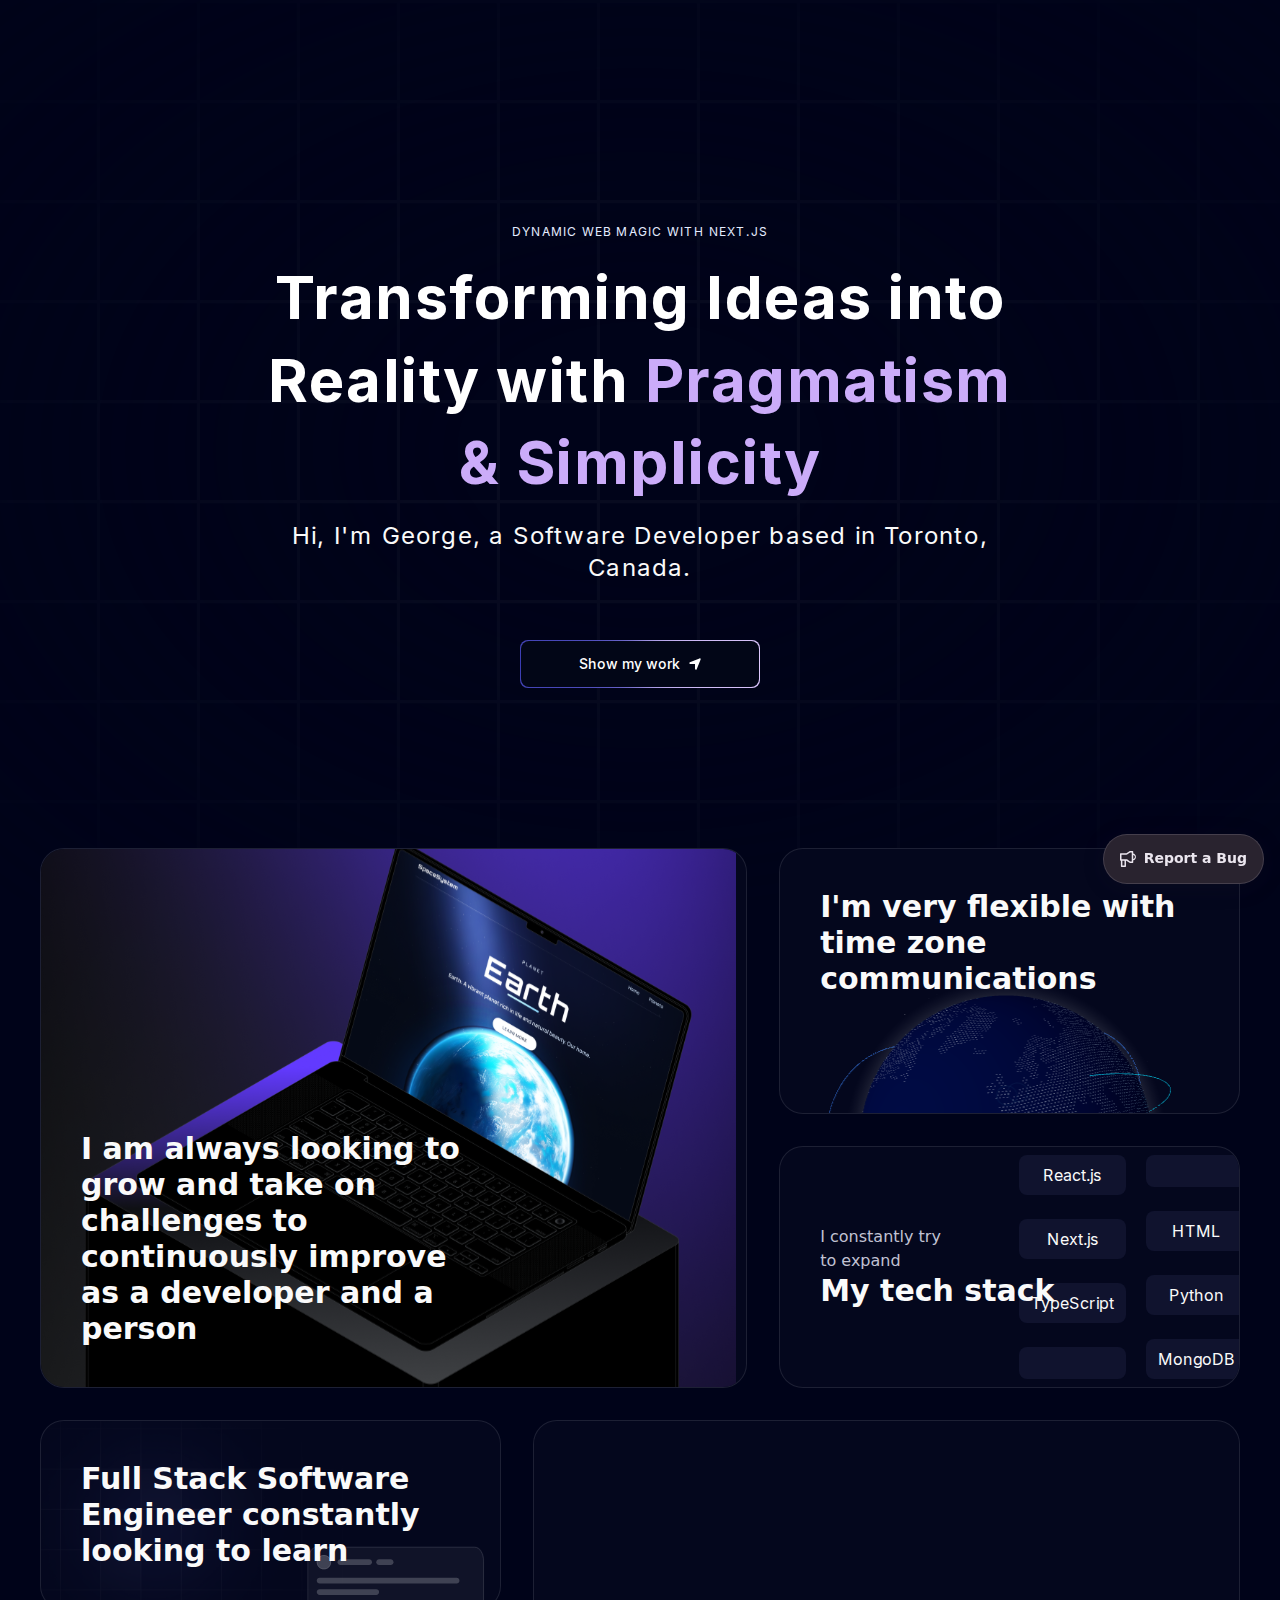
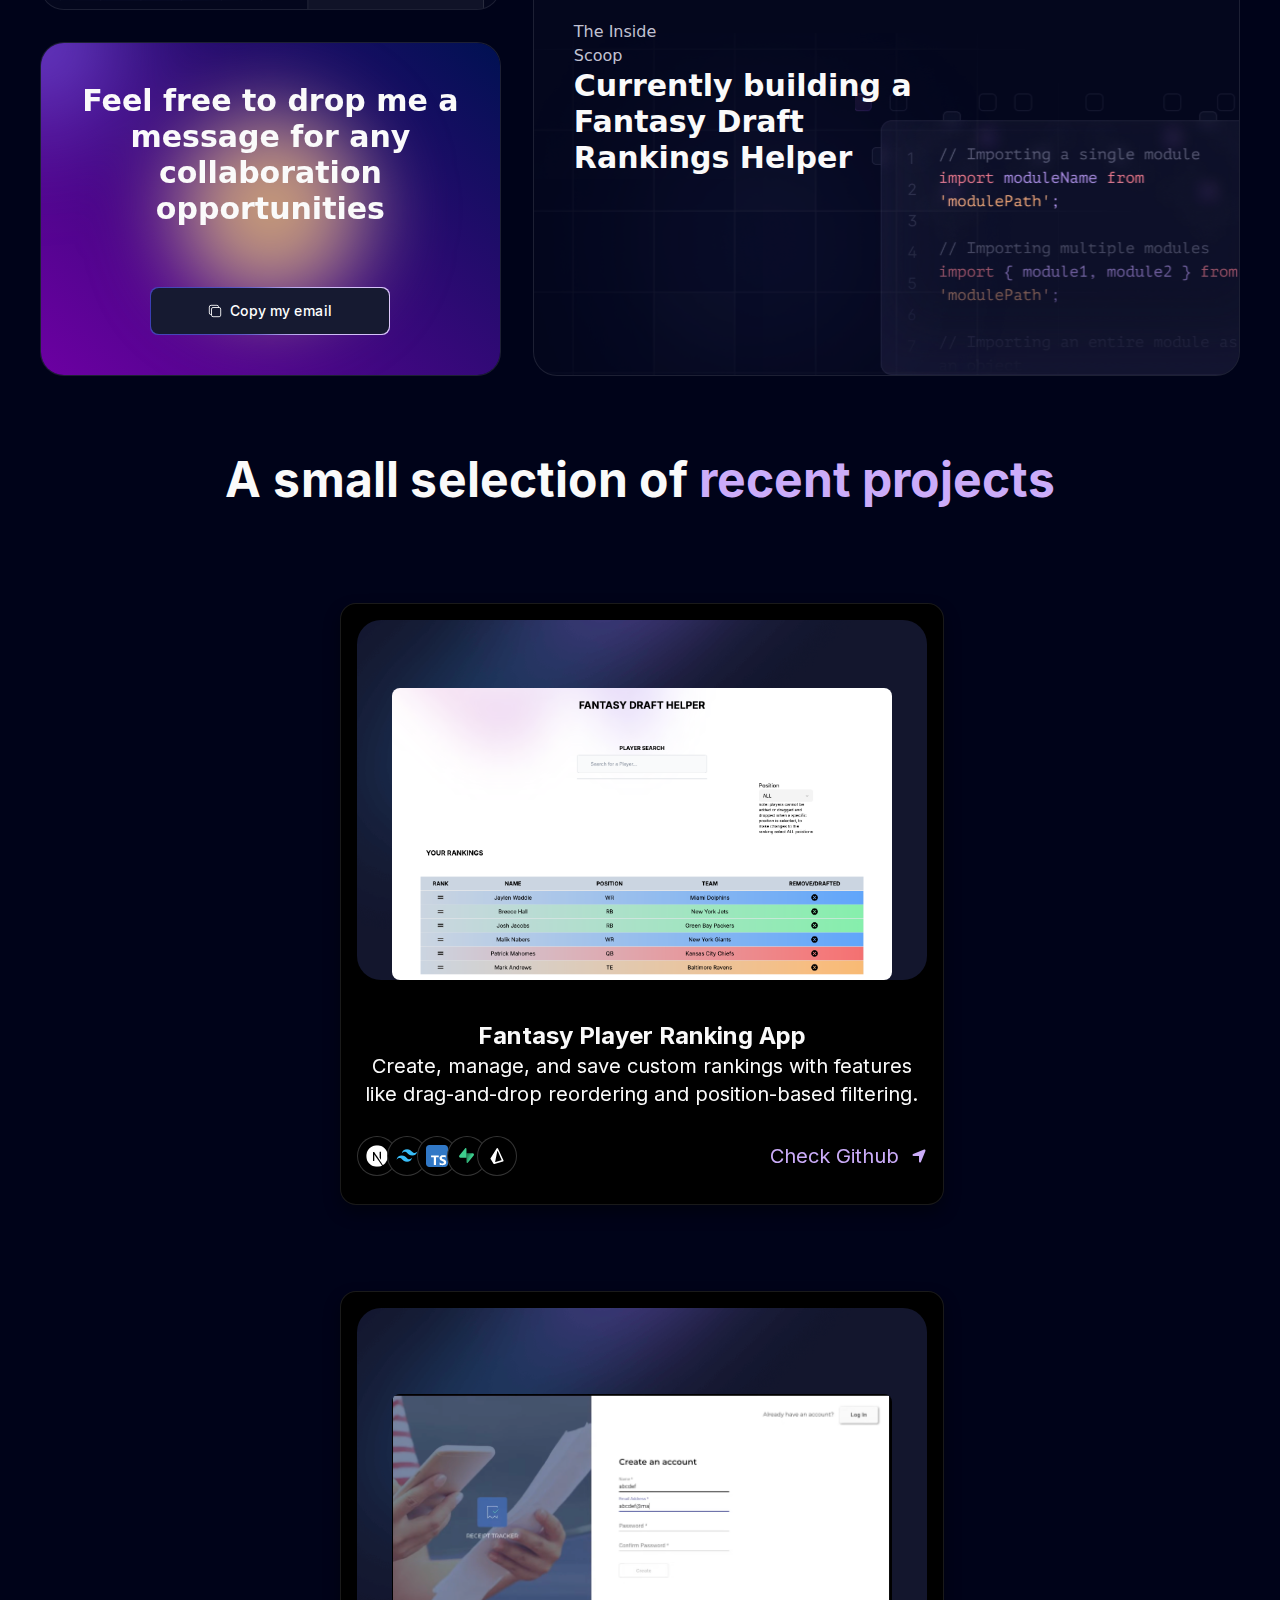
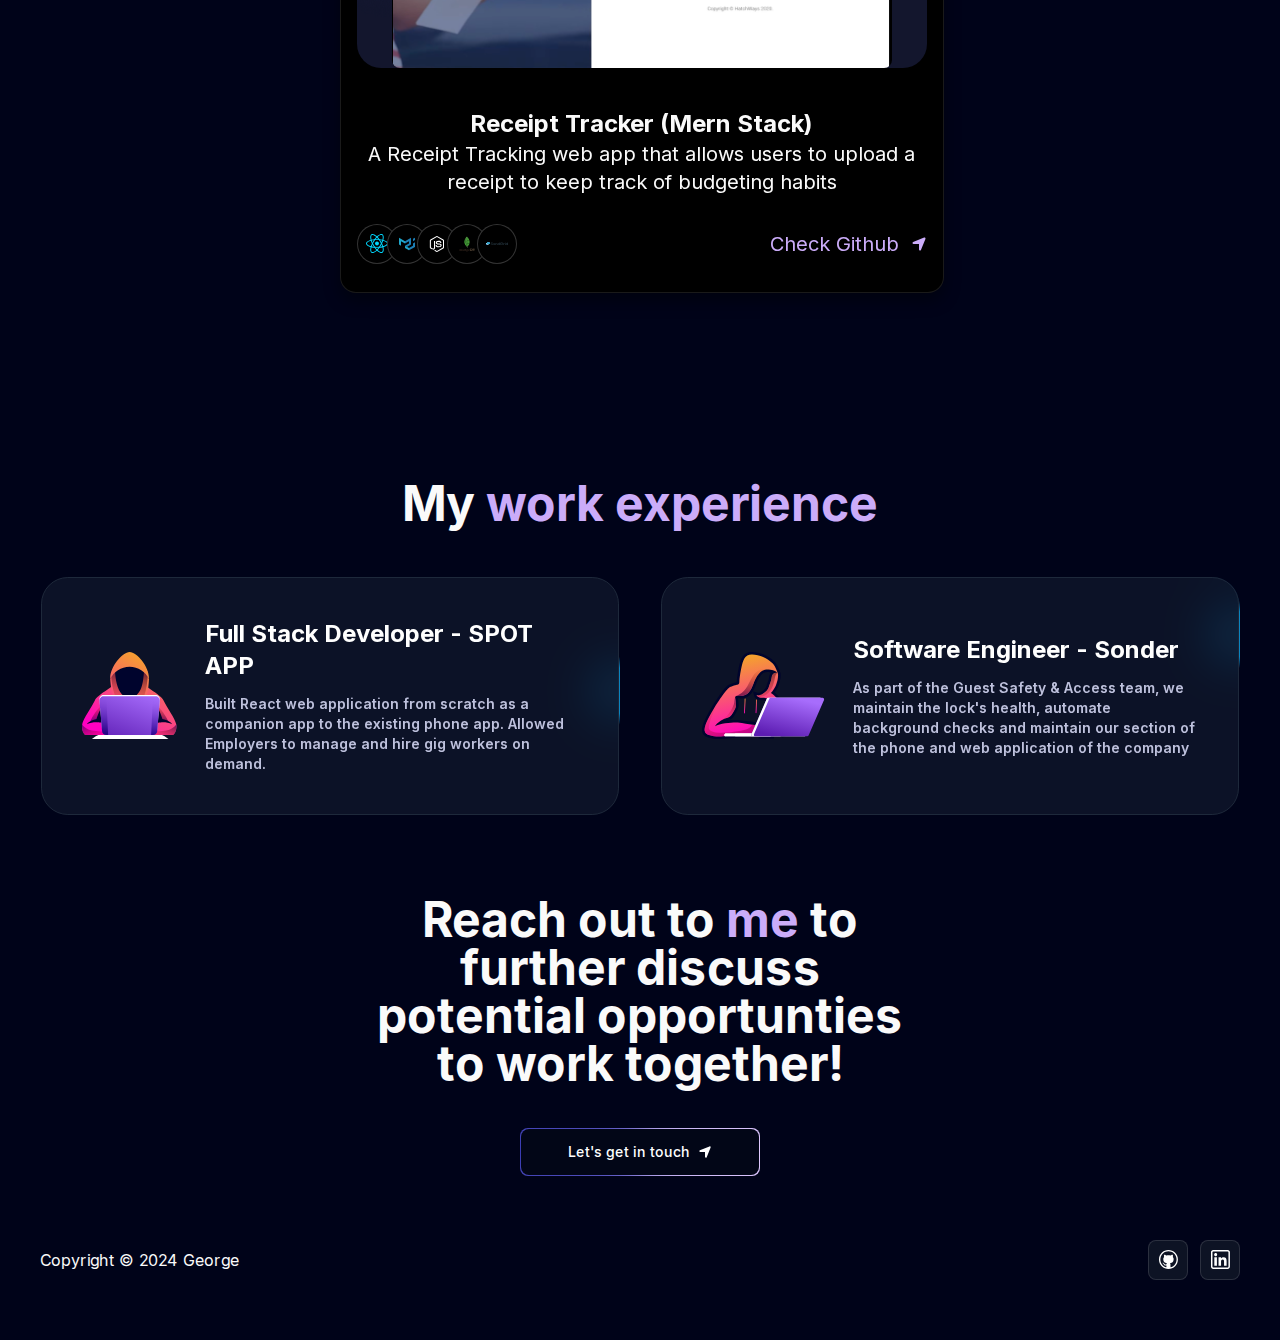
<file: index.html>
<!DOCTYPE html><html lang="en"><head><meta charSet="utf-8"/><meta name="viewport" content="width=device-width, initial-scale=1"/><link rel="preload" href="/_next/static/media/a34f9d1faa5f3315-s.p.woff2" as="font" crossorigin="" type="font/woff2"/><link rel="preload" as="image" href="/b1.svg"/><link rel="preload" as="image" href="/grid.svg"/><link rel="preload" as="image" href="/b4.svg"/><link rel="preload" as="image" href="/b5.svg"/><link rel="preload" as="image" href="/bg.png"/><link rel="preload" as="image" href="/next.svg"/><link rel="preload" as="image" href="/tail.svg"/><link rel="preload" as="image" href="/ts.svg"/><link rel="preload" as="image" href="/supabase.svg"/><link rel="preload" as="image" href="/prisma.svg"/><link rel="stylesheet" href="/_next/static/css/47a17143c03e1852.css" data-precedence="next"/><link rel="preload" as="script" fetchPriority="low" href="/_next/static/chunks/webpack-97a0ddbd9bef4c36.js"/><script src="/_next/static/chunks/52774a7f-3a3f7dbcc70c6324.js" async=""></script><script src="/_next/static/chunks/fd9d1056-6a5d3c4d88603fcb.js" async=""></script><script src="/_next/static/chunks/491-4e6a1f99a18781ec.js" async=""></script><script src="/_next/static/chunks/main-app-c577da240e1639b5.js" async=""></script><script src="/_next/static/chunks/9c4e2130-0fcf330dc1faefaf.js" async=""></script><script src="/_next/static/chunks/dc112a36-dca7291e15126a82.js" async=""></script><script src="/_next/static/chunks/252-f2188c077695e643.js" async=""></script><script src="/_next/static/chunks/app/page-19cbcc73ea8eddfd.js" async=""></script><script src="/_next/static/chunks/app/layout-a5ac0835eda3684a.js" async=""></script><script src="/_next/static/chunks/app/global-error-1520d555db0d0984.js" async=""></script><link rel="preload" as="image" href="/re.svg"/><link rel="preload" as="image" href="/materialui.svg"/><link rel="preload" as="image" href="/node.svg"/><link rel="preload" as="image" href="/mongo.svg"/><link rel="preload" as="image" href="/sendgrid.svg"/><link rel="preload" as="image" href="/exp1.svg"/><link rel="preload" as="image" href="/exp4.svg"/><link rel="preload" as="image" href="/git.svg"/><link rel="preload" as="image" href="/link.svg"/><title>George&#x27;s Portfolio</title><meta name="description" content="George&#x27;s Web Dev Portfolio"/><meta name="next-size-adjust"/><script src="/_next/static/chunks/polyfills-78c92fac7aa8fdd8.js" noModule=""></script></head><body class="__className_36bd41"><script>!function(){try{var d=document.documentElement,c=d.classList;c.remove('light','dark');var e=localStorage.getItem('theme');if('system'===e||(!e&&false)){var t='(prefers-color-scheme: dark)',m=window.matchMedia(t);if(m.media!==t||m.matches){d.style.colorScheme = 'dark';c.add('dark')}else{d.style.colorScheme = 'light';c.add('light')}}else if(e){c.add(e|| '')}else{c.add('dark')}if(e==='light'||e==='dark'||!e)d.style.colorScheme=e||'dark'}catch(e){}}()</script><main class="relative mx-auto flex flex-col items-center justify-center overflow-clip bg-black-100 px-5 sm:px-10"><div class="w-full max-w-7xl"><div class="fixed inset-x-0 top-10 z-[5000] mx-auto flex max-w-fit items-center justify-center space-x-4 rounded-full border border-white/[0.2] bg-black-100 px-10 py-5 shadow-[0px_2px_3px_-1px_rgba(0,0,0,0.1),0px_1px_0px_0px_rgba(25,28,33,0.02),0px_0px_0px_1px_rgba(25,28,33,0.08)]" style="opacity:1;will-change:transform,opacity;transform:translateY(-100px)"><a class="relative flex items-center space-x-1 text-neutral-600 hover:text-neutral-500 dark:text-neutral-50 dark:hover:text-neutral-300" href="#about"><span class="block sm:hidden"></span><span class="!cursor-pointer text-sm">About</span></a><a class="relative flex items-center space-x-1 text-neutral-600 hover:text-neutral-500 dark:text-neutral-50 dark:hover:text-neutral-300" href="#projects"><span class="block sm:hidden"></span><span class="!cursor-pointer text-sm">Projects</span></a><a class="relative flex items-center space-x-1 text-neutral-600 hover:text-neutral-500 dark:text-neutral-50 dark:hover:text-neutral-300" href="#experience"><span class="block sm:hidden"></span><span class="!cursor-pointer text-sm">Experience</span></a><a class="relative flex items-center space-x-1 text-neutral-600 hover:text-neutral-500 dark:text-neutral-50 dark:hover:text-neutral-300" href="#contact"><span class="block sm:hidden"></span><span class="!cursor-pointer text-sm">Contact</span></a></div><div class="pb-20 pt-36"><div><svg class="animate-spotlight pointer-events-none absolute z-[1] w-[138%] lg:w-[84%] opacity-0 -left-10 -top-40 h-screen md:-left-32 md:-top-20" xmlns="http://www.w3.org/2000/svg" viewBox="0 0 3787 2842" fill="none"><g filter="url(#filter)"><ellipse cx="1924.71" cy="273.501" rx="1924.71" ry="273.501" transform="matrix(-0.822377 -0.568943 -0.568943 0.822377 3631.88 2291.09)" fill="white" fill-opacity="0.21"></ellipse></g><defs><filter id="filter" x="0.860352" y="0.838989" width="3785.16" height="2840.26" filterUnits="userSpaceOnUse" color-interpolation-filters="sRGB"><feFlood flood-opacity="0" result="BackgroundImageFix"></feFlood><feBlend mode="normal" in="SourceGraphic" in2="BackgroundImageFix" result="shape"></feBlend><feGaussianBlur stdDeviation="151" result="effect1_foregroundBlur_1065_8"></feGaussianBlur></filter></defs></svg><svg class="animate-spotlight pointer-events-none absolute z-[1] lg:w-[84%] opacity-0 top10 left-full h-[80vh] w-[50vw]" xmlns="http://www.w3.org/2000/svg" viewBox="0 0 3787 2842" fill="none"><g filter="url(#filter)"><ellipse cx="1924.71" cy="273.501" rx="1924.71" ry="273.501" transform="matrix(-0.822377 -0.568943 -0.568943 0.822377 3631.88 2291.09)" fill="purple" fill-opacity="0.21"></ellipse></g><defs><filter id="filter" x="0.860352" y="0.838989" width="3785.16" height="2840.26" filterUnits="userSpaceOnUse" color-interpolation-filters="sRGB"><feFlood flood-opacity="0" result="BackgroundImageFix"></feFlood><feBlend mode="normal" in="SourceGraphic" in2="BackgroundImageFix" result="shape"></feBlend><feGaussianBlur stdDeviation="151" result="effect1_foregroundBlur_1065_8"></feGaussianBlur></filter></defs></svg><svg class="animate-spotlight pointer-events-none absolute z-[1] lg:w-[84%] opacity-0 left-80 top-28 h-[80vh] w-[50vw]" xmlns="http://www.w3.org/2000/svg" viewBox="0 0 3787 2842" fill="none"><g filter="url(#filter)"><ellipse cx="1924.71" cy="273.501" rx="1924.71" ry="273.501" transform="matrix(-0.822377 -0.568943 -0.568943 0.822377 3631.88 2291.09)" fill="blue" fill-opacity="0.21"></ellipse></g><defs><filter id="filter" x="0.860352" y="0.838989" width="3785.16" height="2840.26" filterUnits="userSpaceOnUse" color-interpolation-filters="sRGB"><feFlood flood-opacity="0" result="BackgroundImageFix"></feFlood><feBlend mode="normal" in="SourceGraphic" in2="BackgroundImageFix" result="shape"></feBlend><feGaussianBlur stdDeviation="151" result="effect1_foregroundBlur_1065_8"></feGaussianBlur></filter></defs></svg></div><div class="absolute left-0 top-0 flex h-screen w-full items-center justify-center bg-white bg-grid-black/[0.2] dark:bg-black-100 dark:bg-grid-white/[0.03]"><div class="pointer-events-none absolute inset-0 flex items-center justify-center bg-white [mask-image:radial-gradient(ellipse_at_center,transparent_20%,black)] dark:bg-black-100"></div></div><div class="relative z-10 my-20 flex justify-center"><div class="max-w-[89vw flex flex-col items-center justify-center md:max-w-2xl lg:max-w-[60vw]"><h2 class="max-w-80 text-center text-xs uppercase tracking-widest text-blue-100">Dynamic Web Magic with Next.js</h2><div class="font-bold text-center text-[40px] md:text-5xl lg:text-6xl"><div class="my-4"><div class="leading-snug tracking-wide text-black dark:text-white"><div><span class="text-black dark:text-white opacity-0">Transforming<!-- --> </span><span class="text-black dark:text-white opacity-0">Ideas<!-- --> </span><span class="text-black dark:text-white opacity-0">into<!-- --> </span><span class="text-black dark:text-white opacity-0">Reality<!-- --> </span><span class="text-black dark:text-white opacity-0">with<!-- --> </span><span class="text-purple opacity-0">Pragmatism<!-- --> </span><span class="text-purple opacity-0">&amp;<!-- --> </span><span class="text-purple opacity-0">Simplicity<!-- --> </span></div></div></div></div><p class="mb-4 text-center text-sm md:text-lg md:tracking-wider lg:text-2xl">Hi, I&#x27;m George, a Software Developer based in Toronto, Canada.</p><a href="#projects"><button class="relative inline-flex h-12 w-full overflow-hidden rounded-lg p-[1px] focus:outline-none md:mt-10 md:w-60"><span class="absolute inset-[-1000%] animate-[spin_2s_linear_infinite] bg-[conic-gradient(from_90deg_at_50%_50%,#E2CBFF_0%,#393BB2_50%,#E2CBFF_100%)]"></span><span class="inline-flex h-full w-full cursor-pointer items-center justify-center gap-2 rounded-lg bg-slate-950 px-7 text-sm font-medium text-white backdrop-blur-3xl undefined">Show my work<svg stroke="currentColor" fill="currentColor" stroke-width="0" viewBox="0 0 448 512" height="1em" width="1em" xmlns="http://www.w3.org/2000/svg"><path d="M429.6 92.1c4.9-11.9 2.1-25.6-7-34.7s-22.8-11.9-34.7-7l-352 144c-14.2 5.8-22.2 20.8-19.3 35.8s16.1 25.8 31.4 25.8H224V432c0 15.3 10.8 28.4 25.8 31.4s30-5.1 35.8-19.3l144-352z"></path></svg></span></button></a></div></div></div><section id="about"><div class="md:grid-row-7 mx-auto grid grid-cols-1 gap-4 md:grid-cols-6 lg:grid-cols-5 lg:gap-8"><div class="group/bento relative row-span-1 flex flex-col justify-between space-y-4 overflow-hidden rounded-3xl border border-white/[0.1] shadow-input transition duration-200 hover:shadow-xl dark:shadow-none lg:col-span-3 md:col-span-6 md:row-span-4 lg:min-h-[60vh]" style="background:rgb(4,7,29);background-color:linear-gradient(90deg, rgba(4,7,29,1) 0%, rgba(12,14,35,1) 100%)"><div class="false h-full"><div class="absolute h-full w-full"><img src="/b1.svg" alt="/b1.svg" class="w-full h-full object-cover, object-center"/></div><div class="absolute -bottom-5 right-0 false"></div><div class="justify-end relative flex min-h-40 flex-col p-5 px-5 transition duration-200 group-hover/bento:translate-x-2 md:h-full lg:p-10"><div class="z-10 font-sans text-sm font-extralight text-[#C1C2D3] md:max-w-32 md:text-xs lg:text-base"></div><div class="z-10 max-w-96 font-sans text-lg font-bold lg:text-3xl">I am always looking to grow and take on challenges to continuously improve as a developer and a person</div></div></div></div><div class="group/bento relative row-span-1 flex flex-col justify-between space-y-4 overflow-hidden rounded-3xl border border-white/[0.1] shadow-input transition duration-200 hover:shadow-xl dark:shadow-none lg:col-span-2 md:col-span-3 md:row-span-2" style="background:rgb(4,7,29);background-color:linear-gradient(90deg, rgba(4,7,29,1) 0%, rgba(12,14,35,1) 100%)"><div class="false h-full"><div class="absolute h-full w-full"></div><div class="absolute -bottom-5 right-0 false"></div><div class="justify-start relative flex min-h-40 flex-col p-5 px-5 transition duration-200 group-hover/bento:translate-x-2 md:h-full lg:p-10"><div class="z-10 font-sans text-sm font-extralight text-[#C1C2D3] md:max-w-32 md:text-xs lg:text-base"></div><div class="z-10 max-w-96 font-sans text-lg font-bold lg:text-3xl">I&#x27;m very flexible with time zone communications</div><div class="absolute -left-5 top-36 flex h-full w-full items-center justify-center md:top-40"><div class="relative mx-auto h-96 w-full max-w-7xl overflow-hidden px-4"><div class="pointer-events-none absolute inset-x-0 bottom-0 z-40 h-40 w-full select-none bg-gradient-to-b from-transparent to-white dark:to-black"></div><div class="absolute z-10 h-72 w-full md:h-full"><!--$!--><template data-dgst="BAILOUT_TO_CLIENT_SIDE_RENDERING"></template><!--/$--></div></div></div></div></div></div><div class="group/bento relative row-span-1 flex flex-col justify-between space-y-4 overflow-hidden rounded-3xl border border-white/[0.1] shadow-input transition duration-200 hover:shadow-xl dark:shadow-none lg:col-span-2 md:col-span-3 md:row-span-2" style="background:rgb(4,7,29);background-color:linear-gradient(90deg, rgba(4,7,29,1) 0%, rgba(12,14,35,1) 100%)"><div class="false h-full"><div class="absolute h-full w-full"></div><div class="absolute -bottom-5 right-0 false"></div><div class="justify-center relative flex min-h-40 flex-col p-5 px-5 transition duration-200 group-hover/bento:translate-x-2 md:h-full lg:p-10"><div class="z-10 font-sans text-sm font-extralight text-[#C1C2D3] md:max-w-32 md:text-xs lg:text-base">I constantly try to expand</div><div class="z-10 max-w-96 font-sans text-lg font-bold lg:text-3xl">My tech stack</div><div class="absolute -right-3 flex w-fit gap-1 lg:-right-2 lg:gap-5"><div class="flex flex-col gap-3 lg:gap-6"><span class="rounded-lg bg-[#10132E] px-3 py-2 text-center text-xs opacity-100 lg:px-3 lg:py-2 lg:text-base">React.js</span><span class="rounded-lg bg-[#10132E] px-3 py-2 text-center text-xs opacity-100 lg:px-3 lg:py-2 lg:text-base">Next.js</span><span class="rounded-lg bg-[#10132E] px-3 py-2 text-center text-xs opacity-100 lg:px-3 lg:py-2 lg:text-base">TypeScript</span><span class="rounded-lg bg-[#10132E] px-3 py-4 text-center"></span></div><div class="flex flex-col gap-3 md:gap-3 lg:gap-6"><span class="rounded-lg bg-[#10132E] px-3 py-4 text-center"></span><span class="rounded-lg bg-[#10132E] px-3 py-2 text-center text-xs opacity-100 lg:px-3 lg:py-2 lg:text-base">HTML</span><span class="rounded-lg bg-[#10132E] px-3 py-2 text-center text-xs opacity-100 lg:px-3 lg:py-2 lg:text-base">Python</span><span class="rounded-lg bg-[#10132E] px-3 py-2 text-center text-xs opacity-100 lg:px-3 lg:py-2 lg:text-base">MongoDB</span></div></div></div></div></div><div class="group/bento relative row-span-1 flex flex-col justify-between space-y-4 overflow-hidden rounded-3xl border border-white/[0.1] shadow-input transition duration-200 hover:shadow-xl dark:shadow-none lg:col-span-2 md:col-span-3 md:row-span-1" style="background:rgb(4,7,29);background-color:linear-gradient(90deg, rgba(4,7,29,1) 0%, rgba(12,14,35,1) 100%)"><div class="false h-full"><div class="absolute h-full w-full"><img src="/grid.svg" alt="/grid.svg" class="object-cover, object-center"/></div><div class="absolute -bottom-5 right-0 false"><img src="/b4.svg" alt="/b4.svg" class="h-full w-full object-cover object-center"/></div><div class="justify-start relative flex min-h-40 flex-col p-5 px-5 transition duration-200 group-hover/bento:translate-x-2 md:h-full lg:p-10"><div class="z-10 font-sans text-sm font-extralight text-[#C1C2D3] md:max-w-32 md:text-xs lg:text-base"></div><div class="z-10 max-w-96 font-sans text-lg font-bold lg:text-3xl">Full Stack Software Engineer constantly looking to learn</div></div></div></div><div class="group/bento relative row-span-1 flex flex-col justify-between space-y-4 overflow-hidden rounded-3xl border border-white/[0.1] shadow-input transition duration-200 hover:shadow-xl dark:shadow-none md:col-span-3 md:row-span-2" style="background:rgb(4,7,29);background-color:linear-gradient(90deg, rgba(4,7,29,1) 0%, rgba(12,14,35,1) 100%)"><div class="false h-full"><div class="absolute h-full w-full"><img src="/b5.svg" alt="/b5.svg" class="absolute right-0 bottom-0 md:w-96 w-60 object-cover, object-center"/></div><div class="absolute -bottom-5 right-0 w-full opacity-80"><img src="/grid.svg" alt="/grid.svg" class="h-full w-full object-cover object-center"/></div><div class="justify-center md:justify-start lg:justify-center relative flex min-h-40 flex-col p-5 px-5 transition duration-200 group-hover/bento:translate-x-2 md:h-full lg:p-10"><div class="z-10 font-sans text-sm font-extralight text-[#C1C2D3] md:max-w-32 md:text-xs lg:text-base">The Inside Scoop</div><div class="z-10 max-w-96 font-sans text-lg font-bold lg:text-3xl">Currently building a Fantasy Draft Rankings Helper</div></div></div></div><div class="group/bento relative row-span-1 flex flex-col justify-between space-y-4 overflow-hidden rounded-3xl border border-white/[0.1] shadow-input transition duration-200 hover:shadow-xl dark:shadow-none lg:col-span-2 md:col-span-3 md:row-span-1" style="background:rgb(4,7,29);background-color:linear-gradient(90deg, rgba(4,7,29,1) 0%, rgba(12,14,35,1) 100%)"><div class="flex justify-center h-full"><div class="absolute h-full w-full"></div><div class="absolute -bottom-5 right-0 false"></div><div class="absolute left-0 top-0 h-full w-full overflow-hidden bg-[linear-gradient(40deg,var(--gradient-background-start),var(--gradient-background-end))]"><svg class="hidden"><defs><filter id="blurMe"><feGaussianBlur in="SourceGraphic" stdDeviation="10" result="blur"></feGaussianBlur><feColorMatrix in="blur" mode="matrix" values="1 0 0 0 0  0 1 0 0 0  0 0 1 0 0  0 0 0 18 -8" result="goo"></feColorMatrix><feBlend in="SourceGraphic" in2="goo"></feBlend></filter></defs></svg><div class=""></div><div class="gradients-container h-full w-full blur-lg [filter:url(#blurMe)_blur(40px)]"><div class="absolute [background:radial-gradient(circle_at_center,_var(--first-color)_0,_var(--first-color)_50%)_no-repeat] left-[calc(50%-var(--size)/2)] top-[calc(50%-var(--size)/2)] h-[var(--size)] w-[var(--size)] [mix-blend-mode:var(--blending-value)] [transform-origin:center_center] animate-first opacity-100"></div><div class="absolute [background:radial-gradient(circle_at_center,_rgba(var(--second-color),_0.8)_0,_rgba(var(--second-color),_0)_50%)_no-repeat] left-[calc(50%-var(--size)/2)] top-[calc(50%-var(--size)/2)] h-[var(--size)] w-[var(--size)] [mix-blend-mode:var(--blending-value)] [transform-origin:calc(50%-400px)] animate-second opacity-100"></div><div class="absolute [background:radial-gradient(circle_at_center,_rgba(var(--third-color),_0.8)_0,_rgba(var(--third-color),_0)_50%)_no-repeat] left-[calc(50%-var(--size)/2)] top-[calc(50%-var(--size)/2)] h-[var(--size)] w-[var(--size)] [mix-blend-mode:var(--blending-value)] [transform-origin:calc(50%+400px)] animate-third opacity-100"></div><div class="absolute [background:radial-gradient(circle_at_center,_rgba(var(--fourth-color),_0.8)_0,_rgba(var(--fourth-color),_0)_50%)_no-repeat] left-[calc(50%-var(--size)/2)] top-[calc(50%-var(--size)/2)] h-[var(--size)] w-[var(--size)] [mix-blend-mode:var(--blending-value)] [transform-origin:calc(50%-200px)] animate-fourth opacity-70"></div><div class="absolute [background:radial-gradient(circle_at_center,_rgba(var(--fifth-color),_0.8)_0,_rgba(var(--fifth-color),_0)_50%)_no-repeat] left-[calc(50%-var(--size)/2)] top-[calc(50%-var(--size)/2)] h-[var(--size)] w-[var(--size)] [mix-blend-mode:var(--blending-value)] [transform-origin:calc(50%-800px)_calc(50%+800px)] animate-fifth opacity-100"></div><div class="absolute [background:radial-gradient(circle_at_center,_rgba(var(--pointer-color),_0.8)_0,_rgba(var(--pointer-color),_0)_50%)_no-repeat] -left-1/2 -top-1/2 h-full w-full [mix-blend-mode:var(--blending-value)] opacity-70"></div></div></div><div class="justify-center md:max-w-full max-w-60 text-center relative flex min-h-40 flex-col p-5 px-5 transition duration-200 group-hover/bento:translate-x-2 md:h-full lg:p-10"><div class="z-10 font-sans text-sm font-extralight text-[#C1C2D3] md:max-w-32 md:text-xs lg:text-base"></div><div class="z-10 max-w-96 font-sans text-lg font-bold lg:text-3xl">Feel free to drop me a message for any collaboration opportunities</div><div class="relative mt-5"><div class="absolute -bottom-5 right-0"><div style="width:100%;height:100%;overflow:hidden;margin:0 auto;outline:none" title="" role="button" aria-label="animation" tabindex="0"></div></div><button class="relative inline-flex h-12 w-full overflow-hidden rounded-lg p-[1px] focus:outline-none md:mt-10 md:w-60"><span class="absolute inset-[-1000%] animate-[spin_2s_linear_infinite] bg-[conic-gradient(from_90deg_at_50%_50%,#E2CBFF_0%,#393BB2_50%,#E2CBFF_100%)]"></span><span class="inline-flex h-full w-full cursor-pointer items-center justify-center gap-2 rounded-lg bg-slate-950 px-7 text-sm font-medium text-white backdrop-blur-3xl !bg-[#161a31]"><svg stroke="currentColor" fill="currentColor" stroke-width="0" viewBox="0 0 512 512" height="1em" width="1em" xmlns="http://www.w3.org/2000/svg"><rect width="336" height="336" x="128" y="128" fill="none" stroke-linejoin="round" stroke-width="32" rx="57" ry="57"></rect><path fill="none" stroke-linecap="round" stroke-linejoin="round" stroke-width="32" d="m383.5 128 .5-24a56.16 56.16 0 0 0-56-56H112a64.19 64.19 0 0 0-64 64v216a56.16 56.16 0 0 0 56 56h24"></path></svg>Copy my email</span></button></div></div></div></div></div></section><div class="py-20" id="projects"><h1 class="heading">A small selection of<!-- --> <span class="text-purple">recent projects</span></h1><div class="mt-10 flex flex-wrap items-center justify-center gap-x-24 gap-y-8 p-4"><div class="flex h-[32rem] w-[80vw] items-center justify-center sm:h-[41rem] sm:w-[570px] lg:min-h-[32.5rem]"><button class="group/pin relative z-50 cursor-pointer"><div style="perspective:1000px;transform:rotateX(70deg) translateZ(0deg)" class="absolute left-1/2 top-1/2 ml-[0.09375rem] mt-4 -translate-x-1/2 -translate-y-1/2"><div style="transform:translate(-50%,-50%) rotateX(0deg)" class="absolute left-1/2 top-1/2 flex items-start justify-start overflow-hidden rounded-2xl border border-white/[0.1] bg-black p-4 shadow-[0_8px_16px_rgb(0_0_0/0.4)] transition duration-700 group-hover/pin:border-white/[0.2]"><div class="relative z-50"><div class="relative mb-10 flex h-[30vh] w-[80vw] items-center justify-center overflow-hidden sm:h-[40vh] sm:w-[570px]"><div class="relative h-full w-full overflow-hidden bg-[#13162d] lg:rounded-3xl"><img src="/bg.png" alt="bg-img"/></div><img alt="Fantasy Player Ranking App" loading="lazy" width="500" height="500" decoding="async" data-nimg="1" class="absolute bottom-0 z-10 rounded-lg" style="color:transparent" src="/fantasy-draft-helper.png"/></div><h1 class="line-clamp-1 text-base font-bold md:text-xl lg:text-2xl">Fantasy Player Ranking App</h1><p class="line-clamp-2 text-sm font-light lg:text-xl lg:font-normal">Create, manage, and save custom rankings with features like drag-and-drop reordering and position-based filtering.</p><div class="mb-3 mt-7 flex items-center justify-between"><div class="flex items-center"><div class="flex h-8 w-8 items-center justify-center rounded-full border border-white/[0.2] bg-black lg:h-10 lg:w-10" style="transform:translateX(-0px)"><img src="/next.svg" alt="/next.svg" class="p-2"/></div><div class="flex h-8 w-8 items-center justify-center rounded-full border border-white/[0.2] bg-black lg:h-10 lg:w-10" style="transform:translateX(-10px)"><img src="/tail.svg" alt="/tail.svg" class="p-2"/></div><div class="flex h-8 w-8 items-center justify-center rounded-full border border-white/[0.2] bg-black lg:h-10 lg:w-10" style="transform:translateX(-20px)"><img src="/ts.svg" alt="/ts.svg" class="p-2"/></div><div class="flex h-8 w-8 items-center justify-center rounded-full border border-white/[0.2] bg-black lg:h-10 lg:w-10" style="transform:translateX(-30px)"><img src="/supabase.svg" alt="/supabase.svg" class="p-2"/></div><div class="flex h-8 w-8 items-center justify-center rounded-full border border-white/[0.2] bg-black lg:h-10 lg:w-10" style="transform:translateX(-40px)"><img src="/prisma.svg" alt="/prisma.svg" class="p-2"/></div></div><div class="flex items-center justify-center"><p class="flex text-sm text-purple md:text-xs lg:text-xl">Check Github</p><svg stroke="currentColor" fill="currentColor" stroke-width="0" viewBox="0 0 448 512" class="ms-3" color="#CBACF9" style="color:#CBACF9" height="1em" width="1em" xmlns="http://www.w3.org/2000/svg"><path d="M429.6 92.1c4.9-11.9 2.1-25.6-7-34.7s-22.8-11.9-34.7-7l-352 144c-14.2 5.8-22.2 20.8-19.3 35.8s16.1 25.8 31.4 25.8H224V432c0 15.3 10.8 28.4 25.8 31.4s30-5.1 35.8-19.3l144-352z"></path></svg></div></div></div></div></div><div class="pointer-events-none z-[60] flex h-80 w-96 items-center justify-center opacity-0 transition duration-500 group-hover/pin:opacity-100"><div class="inset-0 -mt-7 h-full w-full flex-none"><div class="absolute inset-x-0 top-0 flex justify-center"><a href="https://github.com/singonwan/fantasy-draft-helper" target="_blank" class="relative z-10 flex items-center space-x-2 rounded-full bg-zinc-950 px-4 py-0.5 ring-1 ring-white/10"><span class="relative z-20 inline-block py-0.5 text-xs font-bold text-white">https://github.com/singonwan/fantasy-draft-helper</span><span class="absolute -bottom-0 left-[1.125rem] h-px w-[calc(100%-2.25rem)] bg-gradient-to-r from-emerald-400/0 via-emerald-400/90 to-emerald-400/0 transition-opacity duration-500 group-hover/btn:opacity-40"></span></a></div><div style="perspective:1000px;transform:rotateX(70deg) translateZ(0)" class="absolute left-1/2 top-1/2 ml-[0.09375rem] mt-4 -translate-x-1/2 -translate-y-1/2"><div class="absolute left-1/2 top-1/2 h-[11.25rem] w-[11.25rem] rounded-[50%] bg-sky-500/[0.08] shadow-[0_8px_16px_rgb(0_0_0/0.4)]" style="opacity:0;will-change:opacity,transform;transform:translateX(-50%) translateY(-50%) scale(0)"></div><div class="absolute left-1/2 top-1/2 h-[11.25rem] w-[11.25rem] rounded-[50%] bg-sky-500/[0.08] shadow-[0_8px_16px_rgb(0_0_0/0.4)]" style="opacity:0;will-change:opacity,transform;transform:translateX(-50%) translateY(-50%) scale(0)"></div><div class="absolute left-1/2 top-1/2 h-[11.25rem] w-[11.25rem] rounded-[50%] bg-sky-500/[0.08] shadow-[0_8px_16px_rgb(0_0_0/0.4)]" style="opacity:0;will-change:opacity,transform;transform:translateX(-50%) translateY(-50%) scale(0)"></div></div><div class="absolute bottom-1/2 right-1/2 h-20 w-px translate-y-[14px] bg-gradient-to-b from-transparent to-cyan-500 blur-[2px] group-hover/pin:h-40"></div><div class="absolute bottom-1/2 right-1/2 h-20 w-px translate-y-[14px] bg-gradient-to-b from-transparent to-cyan-500 group-hover/pin:h-40"></div><div class="absolute bottom-1/2 right-1/2 z-40 h-[4px] w-[4px] translate-x-[1.5px] translate-y-[14px] rounded-full bg-cyan-600 blur-[3px]"></div><div class="absolute bottom-1/2 right-1/2 z-40 h-[2px] w-[2px] translate-x-[0.5px] translate-y-[14px] rounded-full bg-cyan-300"></div></div></div></button></div><div class="flex h-[32rem] w-[80vw] items-center justify-center sm:h-[41rem] sm:w-[570px] lg:min-h-[32.5rem]"><button class="group/pin relative z-50 cursor-pointer"><div style="perspective:1000px;transform:rotateX(70deg) translateZ(0deg)" class="absolute left-1/2 top-1/2 ml-[0.09375rem] mt-4 -translate-x-1/2 -translate-y-1/2"><div style="transform:translate(-50%,-50%) rotateX(0deg)" class="absolute left-1/2 top-1/2 flex items-start justify-start overflow-hidden rounded-2xl border border-white/[0.1] bg-black p-4 shadow-[0_8px_16px_rgb(0_0_0/0.4)] transition duration-700 group-hover/pin:border-white/[0.2]"><div class="relative z-50"><div class="relative mb-10 flex h-[30vh] w-[80vw] items-center justify-center overflow-hidden sm:h-[40vh] sm:w-[570px]"><div class="relative h-full w-full overflow-hidden bg-[#13162d] lg:rounded-3xl"><img src="/bg.png" alt="bg-img"/></div><img alt="Receipt Tracker (Mern Stack)" loading="lazy" width="500" height="500" decoding="async" data-nimg="1" class="absolute bottom-0 z-10 rounded-lg" style="color:transparent" src="/receipttracker.png"/></div><h1 class="line-clamp-1 text-base font-bold md:text-xl lg:text-2xl">Receipt Tracker (Mern Stack)</h1><p class="line-clamp-2 text-sm font-light lg:text-xl lg:font-normal">A Receipt Tracking web app that allows users to upload a receipt to keep track of budgeting habits</p><div class="mb-3 mt-7 flex items-center justify-between"><div class="flex items-center"><div class="flex h-8 w-8 items-center justify-center rounded-full border border-white/[0.2] bg-black lg:h-10 lg:w-10" style="transform:translateX(-0px)"><img src="/re.svg" alt="/re.svg" class="p-2"/></div><div class="flex h-8 w-8 items-center justify-center rounded-full border border-white/[0.2] bg-black lg:h-10 lg:w-10" style="transform:translateX(-10px)"><img src="/materialui.svg" alt="/materialui.svg" class="p-2"/></div><div class="flex h-8 w-8 items-center justify-center rounded-full border border-white/[0.2] bg-black lg:h-10 lg:w-10" style="transform:translateX(-20px)"><img src="/node.svg" alt="/node.svg" class="p-2"/></div><div class="flex h-8 w-8 items-center justify-center rounded-full border border-white/[0.2] bg-black lg:h-10 lg:w-10" style="transform:translateX(-30px)"><img src="/mongo.svg" alt="/mongo.svg" class="p-2"/></div><div class="flex h-8 w-8 items-center justify-center rounded-full border border-white/[0.2] bg-black lg:h-10 lg:w-10" style="transform:translateX(-40px)"><img src="/sendgrid.svg" alt="/sendgrid.svg" class="p-2"/></div></div><div class="flex items-center justify-center"><p class="flex text-sm text-purple md:text-xs lg:text-xl">Check Github</p><svg stroke="currentColor" fill="currentColor" stroke-width="0" viewBox="0 0 448 512" class="ms-3" color="#CBACF9" style="color:#CBACF9" height="1em" width="1em" xmlns="http://www.w3.org/2000/svg"><path d="M429.6 92.1c4.9-11.9 2.1-25.6-7-34.7s-22.8-11.9-34.7-7l-352 144c-14.2 5.8-22.2 20.8-19.3 35.8s16.1 25.8 31.4 25.8H224V432c0 15.3 10.8 28.4 25.8 31.4s30-5.1 35.8-19.3l144-352z"></path></svg></div></div></div></div></div><div class="pointer-events-none z-[60] flex h-80 w-96 items-center justify-center opacity-0 transition duration-500 group-hover/pin:opacity-100"><div class="inset-0 -mt-7 h-full w-full flex-none"><div class="absolute inset-x-0 top-0 flex justify-center"><a href="https://github.com/hatchways/team-rosemary" target="_blank" class="relative z-10 flex items-center space-x-2 rounded-full bg-zinc-950 px-4 py-0.5 ring-1 ring-white/10"><span class="relative z-20 inline-block py-0.5 text-xs font-bold text-white">https://github.com/hatchways/team-rosemary</span><span class="absolute -bottom-0 left-[1.125rem] h-px w-[calc(100%-2.25rem)] bg-gradient-to-r from-emerald-400/0 via-emerald-400/90 to-emerald-400/0 transition-opacity duration-500 group-hover/btn:opacity-40"></span></a></div><div style="perspective:1000px;transform:rotateX(70deg) translateZ(0)" class="absolute left-1/2 top-1/2 ml-[0.09375rem] mt-4 -translate-x-1/2 -translate-y-1/2"><div class="absolute left-1/2 top-1/2 h-[11.25rem] w-[11.25rem] rounded-[50%] bg-sky-500/[0.08] shadow-[0_8px_16px_rgb(0_0_0/0.4)]" style="opacity:0;will-change:opacity,transform;transform:translateX(-50%) translateY(-50%) scale(0)"></div><div class="absolute left-1/2 top-1/2 h-[11.25rem] w-[11.25rem] rounded-[50%] bg-sky-500/[0.08] shadow-[0_8px_16px_rgb(0_0_0/0.4)]" style="opacity:0;will-change:opacity,transform;transform:translateX(-50%) translateY(-50%) scale(0)"></div><div class="absolute left-1/2 top-1/2 h-[11.25rem] w-[11.25rem] rounded-[50%] bg-sky-500/[0.08] shadow-[0_8px_16px_rgb(0_0_0/0.4)]" style="opacity:0;will-change:opacity,transform;transform:translateX(-50%) translateY(-50%) scale(0)"></div></div><div class="absolute bottom-1/2 right-1/2 h-20 w-px translate-y-[14px] bg-gradient-to-b from-transparent to-cyan-500 blur-[2px] group-hover/pin:h-40"></div><div class="absolute bottom-1/2 right-1/2 h-20 w-px translate-y-[14px] bg-gradient-to-b from-transparent to-cyan-500 group-hover/pin:h-40"></div><div class="absolute bottom-1/2 right-1/2 z-40 h-[4px] w-[4px] translate-x-[1.5px] translate-y-[14px] rounded-full bg-cyan-600 blur-[3px]"></div><div class="absolute bottom-1/2 right-1/2 z-40 h-[2px] w-[2px] translate-x-[0.5px] translate-y-[14px] rounded-full bg-cyan-300"></div></div></div></button></div></div></div><div class="py-20" id="experience"><h1 class="heading">My<span class="text-purple"> work experience</span></h1><div class="mt-12 grid w-full grid-cols-1 gap-10 lg:grid-cols-4"><button class="relative overflow-hidden bg-transparent p-[1px] text-xl md:col-span-2" style="border-radius:1.75rem"><div class="absolute inset-0" style="border-radius:calc(1.75rem * 0.96)"><svg xmlns="http://www.w3.org/2000/svg" preserveAspectRatio="none" class="absolute h-full w-full" width="100%" height="100%"><rect fill="none" width="100%" height="100%" rx="30%" ry="30%"></rect></svg><div style="position:absolute;top:0;left:0;display:inline-block;transform:translateX(undefinedpx) translateY(undefinedpx) translateX(-50%) translateY(-50%)"><div class="h-20 w-20 bg-[radial-gradient(var(--sky-500)_40%,transparent_60%)] opacity-[0.8]"></div></div></div><div class="relative flex h-full w-full items-center justify-center border bg-slate-900/[0.8] text-sm antialiased backdrop-blur-xl flex-1 border-neutral-200 text-white dark:border-slate-800" style="border-radius:calc(1.75rem * 0.96)"><div class="flex flex-col gap-2 p-3 py-6 md:p-5 lg:flex-row lg:items-center lg:p-10"><img src="/exp1.svg" alt="/exp1.svg" class="w-16 md:w-20 lg:w-32"/><div class="lg:ms-5"><h1 class="text-start text-xl font-bold md:text-2xl">Full Stack Developer - SPOT APP</h1><p class="mt-3 text-start font-semibold text-white-100">Built React web application from scratch as a companion app to the existing phone app. Allowed Employers to manage and hire gig workers on demand.</p></div></div></div></button><button class="relative overflow-hidden bg-transparent p-[1px] text-xl md:col-span-2" style="border-radius:1.75rem"><div class="absolute inset-0" style="border-radius:calc(1.75rem * 0.96)"><svg xmlns="http://www.w3.org/2000/svg" preserveAspectRatio="none" class="absolute h-full w-full" width="100%" height="100%"><rect fill="none" width="100%" height="100%" rx="30%" ry="30%"></rect></svg><div style="position:absolute;top:0;left:0;display:inline-block;transform:translateX(undefinedpx) translateY(undefinedpx) translateX(-50%) translateY(-50%)"><div class="h-20 w-20 bg-[radial-gradient(var(--sky-500)_40%,transparent_60%)] opacity-[0.8]"></div></div></div><div class="relative flex h-full w-full items-center justify-center border bg-slate-900/[0.8] text-sm antialiased backdrop-blur-xl flex-1 border-neutral-200 text-white dark:border-slate-800" style="border-radius:calc(1.75rem * 0.96)"><div class="flex flex-col gap-2 p-3 py-6 md:p-5 lg:flex-row lg:items-center lg:p-10"><img src="/exp4.svg" alt="/exp4.svg" class="w-16 md:w-20 lg:w-32"/><div class="lg:ms-5"><h1 class="text-start text-xl font-bold md:text-2xl">Software Engineer - Sonder</h1><p class="mt-3 text-start font-semibold text-white-100">As part of the Guest Safety &amp; Access team, we maintain the lock&#x27;s health, automate background checks and maintain our section of the phone and web application of the company</p></div></div></div></button></div></div><footer class="mb-[100px] w-full pb-10 md:mb-5" id="contact"><div class="flex flex-col items-center"><h1 class="heading lg:max-w-[45vw]">Reach out to <span class="text-purple">me</span> to further discuss potential opportunties to work together!</h1><a href="mailto:singonwan@gmail.com"><button class="relative inline-flex h-12 w-full overflow-hidden rounded-lg p-[1px] focus:outline-none md:mt-10 md:w-60"><span class="absolute inset-[-1000%] animate-[spin_2s_linear_infinite] bg-[conic-gradient(from_90deg_at_50%_50%,#E2CBFF_0%,#393BB2_50%,#E2CBFF_100%)]"></span><span class="inline-flex h-full w-full cursor-pointer items-center justify-center gap-2 rounded-lg bg-slate-950 px-7 text-sm font-medium text-white backdrop-blur-3xl undefined">Let&#x27;s get in touch<svg stroke="currentColor" fill="currentColor" stroke-width="0" viewBox="0 0 448 512" height="1em" width="1em" xmlns="http://www.w3.org/2000/svg"><path d="M429.6 92.1c4.9-11.9 2.1-25.6-7-34.7s-22.8-11.9-34.7-7l-352 144c-14.2 5.8-22.2 20.8-19.3 35.8s16.1 25.8 31.4 25.8H224V432c0 15.3 10.8 28.4 25.8 31.4s30-5.1 35.8-19.3l144-352z"></path></svg></span></button></a></div><div class="mt-16 flex flex-col items-center justify-between md:flex-row"><p class="text-sm font-light md:text-base md:font-normal">Copyright © 2024 George</p><div class="flex items-center gap-6 md:gap-3"><a target="_blank" rel="noopener noreferrer" class="saturate-180 flex h-10 w-10 cursor-pointer items-center justify-center rounded-lg border border-black-300 bg-black-200 bg-opacity-75 backdrop-blur-lg backdrop-filter" href="https://github.com/singonwan"><img src="/git.svg" alt="1" width="20" height="20"/></a><a target="_blank" rel="noopener noreferrer" class="saturate-180 flex h-10 w-10 cursor-pointer items-center justify-center rounded-lg border border-black-300 bg-black-200 bg-opacity-75 backdrop-blur-lg backdrop-filter" href="https://www.linkedin.com/in/george-wan-aa4189193/"><img src="/link.svg" alt="3" width="20" height="20"/></a></div></div></footer></div></main><script src="/_next/static/chunks/webpack-97a0ddbd9bef4c36.js" async=""></script><script>(self.__next_f=self.__next_f||[]).push([0]);self.__next_f.push([2,null])</script><script>self.__next_f.push([1,"1:HL[\"/_next/static/media/a34f9d1faa5f3315-s.p.woff2\",\"font\",{\"crossOrigin\":\"\",\"type\":\"font/woff2\"}]\n2:HL[\"/_next/static/css/47a17143c03e1852.css\",\"style\"]\n"])</script><script>self.__next_f.push([1,"3:I[95751,[],\"\"]\n5:I[18460,[\"706\",\"static/chunks/9c4e2130-0fcf330dc1faefaf.js\",\"705\",\"static/chunks/dc112a36-dca7291e15126a82.js\",\"252\",\"static/chunks/252-f2188c077695e643.js\",\"931\",\"static/chunks/app/page-19cbcc73ea8eddfd.js\"],\"FloatingNav\"]\n6:I[96562,[\"706\",\"static/chunks/9c4e2130-0fcf330dc1faefaf.js\",\"705\",\"static/chunks/dc112a36-dca7291e15126a82.js\",\"252\",\"static/chunks/252-f2188c077695e643.js\",\"931\",\"static/chunks/app/page-19cbcc73ea8eddfd.js\"],\"TextGenerateEffect\"]\n7:I[39837,[\"706\",\"static/chunks/9c4e2130-0fcf330dc1faefaf.js\",\"705\",\"static/chunks/dc112a36-dca7291e15126a82.js\",\"252\",\"static/chunks/252-f2188c077695e643.js\",\"931\",\"static/chunks/app/page-19cbcc73ea8eddfd.js\"],\"BentoGrid\"]\n8:I[39837,[\"706\",\"static/chunks/9c4e2130-0fcf330dc1faefaf.js\",\"705\",\"static/chunks/dc112a36-dca7291e15126a82.js\",\"252\",\"static/chunks/252-f2188c077695e643.js\",\"931\",\"static/chunks/app/page-19cbcc73ea8eddfd.js\"],\"BentoGridItem\"]\n9:I[77300,[\"706\",\"static/chunks/9c4e2130-0fcf330dc1faefaf.js\",\"705\",\"static/chunks/dc112a36-dca7291e15126a82.js\",\"252\",\"static/chunks/252-f2188c077695e643.js\",\"931\",\"static/chunks/app/page-19cbcc73ea8eddfd.js\"],\"PinContainer\"]\na:I[38173,[\"706\",\"static/chunks/9c4e2130-0fcf330dc1faefaf.js\",\"705\",\"static/chunks/dc112a36-dca7291e15126a82.js\",\"252\",\"static/chunks/252-f2188c077695e643.js\",\"931\",\"static/chunks/app/page-19cbcc73ea8eddfd.js\"],\"Image\"]\nb:I[38557,[\"706\",\"static/chunks/9c4e2130-0fcf330dc1faefaf.js\",\"705\",\"static/chunks/dc112a36-dca7291e15126a82.js\",\"252\",\"static/chunks/252-f2188c077695e643.js\",\"931\",\"static/chunks/app/page-19cbcc73ea8eddfd.js\"],\"Button\"]\nc:I[231,[\"706\",\"static/chunks/9c4e2130-0fcf330dc1faefaf.js\",\"705\",\"static/chunks/dc112a36-dca7291e15126a82.js\",\"252\",\"static/chunks/252-f2188c077695e643.js\",\"931\",\"static/chunks/app/page-19cbcc73ea8eddfd.js\"],\"\"]\nd:I[85270,[\"185\",\"static/chunks/app/layout-a5ac0835eda3684a.js\"],\"ThemeProvider\"]\ne:I[39275,[],\"\"]\nf:I[61343,[],\"\"]\n11:I[96314,[\"470\",\"static/chunks/app/global-error-1520d555db0d0984.js\"],\"default\"]\n12:[]\n"])</script><script>self.__next_f.push([1,"0:[[[\"$\",\"link\",\"0\",{\"rel\":\"stylesheet\",\"href\":\"/_next/static/css/47a17143c03e1852.css\",\"precedence\":\"next\",\"crossOrigin\":\"$undefined\"}]],[\"$\",\"$L3\",null,{\"buildId\":\"EKNs3xCGAym29zOZf_R8c\",\"assetPrefix\":\"\",\"initialCanonicalUrl\":\"/\",\"initialTree\":[\"\",{\"children\":[\"__PAGE__\",{}]},\"$undefined\",\"$undefined\",true],\"initialSeedData\":[\"\",{\"children\":[\"__PAGE__\",{},[[\"$L4\",[\"$\",\"main\",null,{\"className\":\"relative mx-auto flex flex-col items-center justify-center overflow-clip bg-black-100 px-5 sm:px-10\",\"children\":[\"$\",\"div\",null,{\"className\":\"w-full max-w-7xl\",\"children\":[[\"$\",\"$L5\",null,{\"navItems\":[{\"name\":\"About\",\"link\":\"#about\"},{\"name\":\"Projects\",\"link\":\"#projects\"},{\"name\":\"Experience\",\"link\":\"#experience\"},{\"name\":\"Contact\",\"link\":\"#contact\"}]}],[\"$\",\"div\",null,{\"className\":\"pb-20 pt-36\",\"children\":[[\"$\",\"div\",null,{\"children\":[[\"$\",\"svg\",null,{\"className\":\"animate-spotlight pointer-events-none absolute z-[1] w-[138%] lg:w-[84%] opacity-0 -left-10 -top-40 h-screen md:-left-32 md:-top-20\",\"xmlns\":\"http://www.w3.org/2000/svg\",\"viewBox\":\"0 0 3787 2842\",\"fill\":\"none\",\"children\":[[\"$\",\"g\",null,{\"filter\":\"url(#filter)\",\"children\":[\"$\",\"ellipse\",null,{\"cx\":\"1924.71\",\"cy\":\"273.501\",\"rx\":\"1924.71\",\"ry\":\"273.501\",\"transform\":\"matrix(-0.822377 -0.568943 -0.568943 0.822377 3631.88 2291.09)\",\"fill\":\"white\",\"fillOpacity\":\"0.21\"}]}],[\"$\",\"defs\",null,{\"children\":[\"$\",\"filter\",null,{\"id\":\"filter\",\"x\":\"0.860352\",\"y\":\"0.838989\",\"width\":\"3785.16\",\"height\":\"2840.26\",\"filterUnits\":\"userSpaceOnUse\",\"colorInterpolationFilters\":\"sRGB\",\"children\":[[\"$\",\"feFlood\",null,{\"floodOpacity\":\"0\",\"result\":\"BackgroundImageFix\"}],[\"$\",\"feBlend\",null,{\"mode\":\"normal\",\"in\":\"SourceGraphic\",\"in2\":\"BackgroundImageFix\",\"result\":\"shape\"}],[\"$\",\"feGaussianBlur\",null,{\"stdDeviation\":\"151\",\"result\":\"effect1_foregroundBlur_1065_8\"}]]}]}]]}],[\"$\",\"svg\",null,{\"className\":\"animate-spotlight pointer-events-none absolute z-[1] lg:w-[84%] opacity-0 top10 left-full h-[80vh] w-[50vw]\",\"xmlns\":\"http://www.w3.org/2000/svg\",\"viewBox\":\"0 0 3787 2842\",\"fill\":\"none\",\"children\":[[\"$\",\"g\",null,{\"filter\":\"url(#filter)\",\"children\":[\"$\",\"ellipse\",null,{\"cx\":\"1924.71\",\"cy\":\"273.501\",\"rx\":\"1924.71\",\"ry\":\"273.501\",\"transform\":\"matrix(-0.822377 -0.568943 -0.568943 0.822377 3631.88 2291.09)\",\"fill\":\"purple\",\"fillOpacity\":\"0.21\"}]}],[\"$\",\"defs\",null,{\"children\":[\"$\",\"filter\",null,{\"id\":\"filter\",\"x\":\"0.860352\",\"y\":\"0.838989\",\"width\":\"3785.16\",\"height\":\"2840.26\",\"filterUnits\":\"userSpaceOnUse\",\"colorInterpolationFilters\":\"sRGB\",\"children\":[[\"$\",\"feFlood\",null,{\"floodOpacity\":\"0\",\"result\":\"BackgroundImageFix\"}],[\"$\",\"feBlend\",null,{\"mode\":\"normal\",\"in\":\"SourceGraphic\",\"in2\":\"BackgroundImageFix\",\"result\":\"shape\"}],[\"$\",\"feGaussianBlur\",null,{\"stdDeviation\":\"151\",\"result\":\"effect1_foregroundBlur_1065_8\"}]]}]}]]}],[\"$\",\"svg\",null,{\"className\":\"animate-spotlight pointer-events-none absolute z-[1] lg:w-[84%] opacity-0 left-80 top-28 h-[80vh] w-[50vw]\",\"xmlns\":\"http://www.w3.org/2000/svg\",\"viewBox\":\"0 0 3787 2842\",\"fill\":\"none\",\"children\":[[\"$\",\"g\",null,{\"filter\":\"url(#filter)\",\"children\":[\"$\",\"ellipse\",null,{\"cx\":\"1924.71\",\"cy\":\"273.501\",\"rx\":\"1924.71\",\"ry\":\"273.501\",\"transform\":\"matrix(-0.822377 -0.568943 -0.568943 0.822377 3631.88 2291.09)\",\"fill\":\"blue\",\"fillOpacity\":\"0.21\"}]}],[\"$\",\"defs\",null,{\"children\":[\"$\",\"filter\",null,{\"id\":\"filter\",\"x\":\"0.860352\",\"y\":\"0.838989\",\"width\":\"3785.16\",\"height\":\"2840.26\",\"filterUnits\":\"userSpaceOnUse\",\"colorInterpolationFilters\":\"sRGB\",\"children\":[[\"$\",\"feFlood\",null,{\"floodOpacity\":\"0\",\"result\":\"BackgroundImageFix\"}],[\"$\",\"feBlend\",null,{\"mode\":\"normal\",\"in\":\"SourceGraphic\",\"in2\":\"BackgroundImageFix\",\"result\":\"shape\"}],[\"$\",\"feGaussianBlur\",null,{\"stdDeviation\":\"151\",\"result\":\"effect1_foregroundBlur_1065_8\"}]]}]}]]}]]}],[\"$\",\"div\",null,{\"className\":\"absolute left-0 top-0 flex h-screen w-full items-center justify-center bg-white bg-grid-black/[0.2] dark:bg-black-100 dark:bg-grid-white/[0.03]\",\"children\":[\"$\",\"div\",null,{\"className\":\"pointer-events-none absolute inset-0 flex items-center justify-center bg-white [mask-image:radial-gradient(ellipse_at_center,transparent_20%,black)] dark:bg-black-100\"}]}],[\"$\",\"div\",null,{\"className\":\"relative z-10 my-20 flex justify-center\",\"children\":[\"$\",\"div\",null,{\"className\":\"max-w-[89vw flex flex-col items-center justify-center md:max-w-2xl lg:max-w-[60vw]\",\"children\":[[\"$\",\"h2\",null,{\"className\":\"max-w-80 text-center text-xs uppercase tracking-widest text-blue-100\",\"children\":\"Dynamic Web Magic with Next.js\"}],[\"$\",\"$L6\",null,{\"className\":\"text-center text-[40px] md:text-5xl lg:text-6xl\",\"words\":\"Transforming Ideas into Reality with Pragmatism \u0026 Simplicity\"}],[\"$\",\"p\",null,{\"className\":\"mb-4 text-center text-sm md:text-lg md:tracking-wider lg:text-2xl\",\"children\":\"Hi, I'm George, a Software Developer based in Toronto, Canada.\"}],[\"$\",\"a\",null,{\"href\":\"#projects\",\"children\":[\"$\",\"button\",null,{\"className\":\"relative inline-flex h-12 w-full overflow-hidden rounded-lg p-[1px] focus:outline-none md:mt-10 md:w-60\",\"onClick\":\"$undefined\",\"children\":[[\"$\",\"span\",null,{\"className\":\"absolute inset-[-1000%] animate-[spin_2s_linear_infinite] bg-[conic-gradient(from_90deg_at_50%_50%,#E2CBFF_0%,#393BB2_50%,#E2CBFF_100%)]\"}],[\"$\",\"span\",null,{\"className\":\"inline-flex h-full w-full cursor-pointer items-center justify-center gap-2 rounded-lg bg-slate-950 px-7 text-sm font-medium text-white backdrop-blur-3xl undefined\",\"children\":[false,\"Show my work\",[\"$\",\"svg\",null,{\"stroke\":\"currentColor\",\"fill\":\"currentColor\",\"strokeWidth\":\"0\",\"viewBox\":\"0 0 448 512\",\"children\":[\"$undefined\",[[\"$\",\"path\",\"0\",{\"d\":\"M429.6 92.1c4.9-11.9 2.1-25.6-7-34.7s-22.8-11.9-34.7-7l-352 144c-14.2 5.8-22.2 20.8-19.3 35.8s16.1 25.8 31.4 25.8H224V432c0 15.3 10.8 28.4 25.8 31.4s30-5.1 35.8-19.3l144-352z\",\"children\":[]}]]],\"className\":\"$undefined\",\"style\":{\"color\":\"$undefined\"},\"height\":\"1em\",\"width\":\"1em\",\"xmlns\":\"http://www.w3.org/2000/svg\"}]]}]]}]}]]}]}]]}],[\"$\",\"section\",null,{\"id\":\"about\",\"children\":[\"$\",\"$L7\",null,{\"children\":[[\"$\",\"$L8\",\"1\",{\"id\":1,\"title\":\"I am always looking to grow and take on challenges to continuously improve as a developer and a person\",\"description\":\"\",\"className\":\"lg:col-span-3 md:col-span-6 md:row-span-4 lg:min-h-[60vh]\",\"img\":\"/b1.svg\",\"imgClassName\":\"w-full h-full\",\"titleClassName\":\"justify-end\",\"spareImg\":\"\"}],[\"$\",\"$L8\",\"2\",{\"id\":2,\"title\":\"I'm very flexible with time zone communications\",\"description\":\"\",\"className\":\"lg:col-span-2 md:col-span-3 md:row-span-2\",\"img\":\"\",\"imgClassName\":\"\",\"titleClassName\":\"justify-start\",\"spareImg\":\"\"}],[\"$\",\"$L8\",\"3\",{\"id\":3,\"title\":\"My tech stack\",\"description\":\"I constantly try to expand\",\"className\":\"lg:col-span-2 md:col-span-3 md:row-span-2\",\"img\":\"\",\"imgClassName\":\"\",\"titleClassName\":\"justify-center\",\"spareImg\":\"\"}],[\"$\",\"$L8\",\"4\",{\"id\":4,\"title\":\"Full Stack Software Engineer constantly looking to learn\",\"description\":\"\",\"className\":\"lg:col-span-2 md:col-span-3 md:row-span-1\",\"img\":\"/grid.svg\",\"imgClassName\":\"\",\"titleClassName\":\"justify-start\",\"spareImg\":\"/b4.svg\"}],[\"$\",\"$L8\",\"5\",{\"id\":5,\"title\":\"Currently building a Fantasy Draft Rankings Helper\",\"description\":\"The Inside Scoop\",\"className\":\"md:col-span-3 md:row-span-2\",\"img\":\"/b5.svg\",\"imgClassName\":\"absolute right-0 bottom-0 md:w-96 w-60\",\"titleClassName\":\"justify-center md:justify-start lg:justify-center\",\"spareImg\":\"/grid.svg\"}],[\"$\",\"$L8\",\"6\",{\"id\":6,\"title\":\"Feel free to drop me a message for any collaboration opportunities\",\"description\":\"\",\"className\":\"lg:col-span-2 md:col-span-3 md:row-span-1\",\"img\":\"\",\"imgClassName\":\"\",\"titleClassName\":\"justify-center md:max-w-full max-w-60 text-center\",\"spareImg\":\"\"}]]}]}],[\"$\",\"div\",null,{\"className\":\"py-20\",\"id\":\"projects\",\"children\":[[\"$\",\"h1\",null,{\"className\":\"heading\",\"children\":[\"A small selection of\",\" \",[\"$\",\"span\",null,{\"className\":\"text-purple\",\"children\":\"recent projects\"}]]}],[\"$\",\"div\",null,{\"className\":\"mt-10 flex flex-wrap items-center justify-center gap-x-24 gap-y-8 p-4\",\"children\":[[\"$\",\"div\",\"1\",{\"className\":\"flex h-[32rem] w-[80vw] items-center justify-center sm:h-[41rem] sm:w-[570px] lg:min-h-[32.5rem]\",\"children\":[\"$\",\"$L9\",null,{\"title\":\"https://github.com/singonwan/fantasy-draft-helper\",\"href\":\"https://github.com/singonwan/fantasy-draft-helper\",\"children\":[[\"$\",\"div\",null,{\"className\":\"relative mb-10 flex h-[30vh] w-[80vw] items-center justify-center overflow-hidden sm:h-[40vh] sm:w-[570px]\",\"children\":[[\"$\",\"div\",null,{\"className\":\"relative h-full w-full overflow-hidden bg-[#13162d] lg:rounded-3xl\",\"children\":[\"$\",\"img\",null,{\"src\":\"/bg.png\",\"alt\":\"bg-img\"}]}],[\"$\",\"$La\",null,{\"width\":500,\"height\":500,\"src\":\"/fantasy-draft-helper.png\",\"alt\":\"Fantasy Player Ranking App\",\"className\":\"absolute bottom-0 z-10 rounded-lg\"}]]}],[\"$\",\"h1\",null,{\"className\":\"line-clamp-1 text-base font-bold md:text-xl lg:text-2xl\",\"children\":\"Fantasy Player Ranking App\"}],[\"$\",\"p\",null,{\"className\":\"line-clamp-2 text-sm font-light lg:text-xl lg:font-normal\",\"children\":\"Create, manage, and save custom rankings with features like drag-and-drop reordering and position-based filtering.\"}],[\"$\",\"div\",null,{\"className\":\"mb-3 mt-7 flex items-center justify-between\",\"children\":[[\"$\",\"div\",null,{\"className\":\"flex items-center\",\"children\":[[\"$\",\"div\",\"/next.svg\",{\"className\":\"flex h-8 w-8 items-center justify-center rounded-full border border-white/[0.2] bg-black lg:h-10 lg:w-10\",\"style\":{\"transform\":\"translateX(-0px)\"},\"children\":[\"$\",\"img\",null,{\"src\":\"/next.svg\",\"alt\":\"/next.svg\",\"className\":\"p-2\"}]}],[\"$\",\"div\",\"/tail.svg\",{\"className\":\"flex h-8 w-8 items-center justify-center rounded-full border border-white/[0.2] bg-black lg:h-10 lg:w-10\",\"style\":{\"transform\":\"translateX(-10px)\"},\"children\":[\"$\",\"img\",null,{\"src\":\"/tail.svg\",\"alt\":\"/tail.svg\",\"className\":\"p-2\"}]}],[\"$\",\"div\",\"/ts.svg\",{\"className\":\"flex h-8 w-8 items-center justify-center rounded-full border border-white/[0.2] bg-black lg:h-10 lg:w-10\",\"style\":{\"transform\":\"translateX(-20px)\"},\"children\":[\"$\",\"img\",null,{\"src\":\"/ts.svg\",\"alt\":\"/ts.svg\",\"className\":\"p-2\"}]}],[\"$\",\"div\",\"/supabase.svg\",{\"className\":\"flex h-8 w-8 items-center justify-center rounded-full border border-white/[0.2] bg-black lg:h-10 lg:w-10\",\"style\":{\"transform\":\"translateX(-30px)\"},\"children\":[\"$\",\"img\",null,{\"src\":\"/supabase.svg\",\"alt\":\"/supabase.svg\",\"className\":\"p-2\"}]}],[\"$\",\"div\",\"/prisma.svg\",{\"className\":\"flex h-8 w-8 items-center justify-center rounded-full border border-white/[0.2] bg-black lg:h-10 lg:w-10\",\"style\":{\"transform\":\"translateX(-40px)\"},\"children\":[\"$\",\"img\",null,{\"src\":\"/prisma.svg\",\"alt\":\"/prisma.svg\",\"className\":\"p-2\"}]}]]}],[\"$\",\"div\",null,{\"className\":\"flex items-center justify-center\",\"children\":[[\"$\",\"p\",null,{\"className\":\"flex text-sm text-purple md:text-xs lg:text-xl\",\"children\":\"Check Github\"}],[\"$\",\"svg\",null,{\"stroke\":\"currentColor\",\"fill\":\"currentColor\",\"strokeWidth\":\"0\",\"viewBox\":\"0 0 448 512\",\"className\":\"ms-3\",\"color\":\"#CBACF9\",\"children\":[\"$undefined\",[[\"$\",\"path\",\"0\",{\"d\":\"M429.6 92.1c4.9-11.9 2.1-25.6-7-34.7s-22.8-11.9-34.7-7l-352 144c-14.2 5.8-22.2 20.8-19.3 35.8s16.1 25.8 31.4 25.8H224V432c0 15.3 10.8 28.4 25.8 31.4s30-5.1 35.8-19.3l144-352z\",\"children\":[]}]]],\"style\":{\"color\":\"#CBACF9\"},\"height\":\"1em\",\"width\":\"1em\",\"xmlns\":\"http://www.w3.org/2000/svg\"}]]}]]}]]}]}],[\"$\",\"div\",\"2\",{\"className\":\"flex h-[32rem] w-[80vw] items-center justify-center sm:h-[41rem] sm:w-[570px] lg:min-h-[32.5rem]\",\"children\":[\"$\",\"$L9\",null,{\"title\":\"https://github.com/hatchways/team-rosemary\",\"href\":\"https://github.com/hatchways/team-rosemary\",\"children\":[[\"$\",\"div\",null,{\"className\":\"relative mb-10 flex h-[30vh] w-[80vw] items-center justify-center overflow-hidden sm:h-[40vh] sm:w-[570px]\",\"children\":[[\"$\",\"div\",null,{\"className\":\"relative h-full w-full overflow-hidden bg-[#13162d] lg:rounded-3xl\",\"children\":[\"$\",\"img\",null,{\"src\":\"/bg.png\",\"alt\":\"bg-img\"}]}],[\"$\",\"$La\",null,{\"width\":500,\"height\":500,\"src\":\"/receipttracker.png\",\"alt\":\"Receipt Tracker (Mern Stack)\",\"className\":\"absolute bottom-0 z-10 rounded-lg\"}]]}],[\"$\",\"h1\",null,{\"className\":\"line-clamp-1 text-base font-bold md:text-xl lg:text-2xl\",\"children\":\"Receipt Tracker (Mern Stack)\"}],[\"$\",\"p\",null,{\"className\":\"line-clamp-2 text-sm font-light lg:text-xl lg:font-normal\",\"children\":\"A Receipt Tracking web app that allows users to upload a receipt to keep track of budgeting habits\"}],[\"$\",\"div\",null,{\"className\":\"mb-3 mt-7 flex items-center justify-between\",\"children\":[[\"$\",\"div\",null,{\"className\":\"flex items-center\",\"children\":[[\"$\",\"div\",\"/re.svg\",{\"className\":\"flex h-8 w-8 items-center justify-center rounded-full border border-white/[0.2] bg-black lg:h-10 lg:w-10\",\"style\":{\"transform\":\"translateX(-0px)\"},\"children\":[\"$\",\"img\",null,{\"src\":\"/re.svg\",\"alt\":\"/re.svg\",\"className\":\"p-2\"}]}],[\"$\",\"div\",\"/materialui.svg\",{\"className\":\"flex h-8 w-8 items-center justify-center rounded-full border border-white/[0.2] bg-black lg:h-10 lg:w-10\",\"style\":{\"transform\":\"translateX(-10px)\"},\"children\":[\"$\",\"img\",null,{\"src\":\"/materialui.svg\",\"alt\":\"/materialui.svg\",\"className\":\"p-2\"}]}],[\"$\",\"div\",\"/node.svg\",{\"className\":\"flex h-8 w-8 items-center justify-center rounded-full border border-white/[0.2] bg-black lg:h-10 lg:w-10\",\"style\":{\"transform\":\"translateX(-20px)\"},\"children\":[\"$\",\"img\",null,{\"src\":\"/node.svg\",\"alt\":\"/node.svg\",\"className\":\"p-2\"}]}],[\"$\",\"div\",\"/mongo.svg\",{\"className\":\"flex h-8 w-8 items-center justify-center rounded-full border border-white/[0.2] bg-black lg:h-10 lg:w-10\",\"style\":{\"transform\":\"translateX(-30px)\"},\"children\":[\"$\",\"img\",null,{\"src\":\"/mongo.svg\",\"alt\":\"/mongo.svg\",\"className\":\"p-2\"}]}],[\"$\",\"div\",\"/sendgrid.svg\",{\"className\":\"flex h-8 w-8 items-center justify-center rounded-full border border-white/[0.2] bg-black lg:h-10 lg:w-10\",\"style\":{\"transform\":\"translateX(-40px)\"},\"children\":[\"$\",\"img\",null,{\"src\":\"/sendgrid.svg\",\"alt\":\"/sendgrid.svg\",\"className\":\"p-2\"}]}]]}],[\"$\",\"div\",null,{\"className\":\"flex items-center justify-center\",\"children\":[[\"$\",\"p\",null,{\"className\":\"flex text-sm text-purple md:text-xs lg:text-xl\",\"children\":\"Check Github\"}],[\"$\",\"svg\",null,{\"stroke\":\"currentColor\",\"fill\":\"currentColor\",\"strokeWidth\":\"0\",\"viewBox\":\"0 0 448 512\",\"className\":\"ms-3\",\"color\":\"#CBACF9\",\"children\":[\"$undefined\",[[\"$\",\"path\",\"0\",{\"d\":\"M429.6 92.1c4.9-11.9 2.1-25.6-7-34.7s-22.8-11.9-34.7-7l-352 144c-14.2 5.8-22.2 20.8-19.3 35.8s16.1 25.8 31.4 25.8H224V432c0 15.3 10.8 28.4 25.8 31.4s30-5.1 35.8-19.3l144-352z\",\"children\":[]}]]],\"style\":{\"color\":\"#CBACF9\"},\"height\":\"1em\",\"width\":\"1em\",\"xmlns\":\"http://www.w3.org/2000/svg\"}]]}]]}]]}]}]]}]]}],[\"$\",\"div\",null,{\"className\":\"py-20\",\"id\":\"experience\",\"children\":[[\"$\",\"h1\",null,{\"className\":\"heading\",\"children\":[\"My\",[\"$\",\"span\",null,{\"className\":\"text-purple\",\"children\":\" work experience\"}]]}],[\"$\",\"div\",null,{\"className\":\"mt-12 grid w-full grid-cols-1 gap-10 lg:grid-cols-4\",\"children\":[[\"$\",\"$Lb\",\"1\",{\"borderRadius\":\"1.75rem\",\"className\":\"flex-1 border-neutral-200 text-white dark:border-slate-800\",\"duration\":10338,\"children\":[\"$\",\"div\",null,{\"className\":\"flex flex-col gap-2 p-3 py-6 md:p-5 lg:flex-row lg:items-center lg:p-10\",\"children\":[[\"$\",\"img\",null,{\"src\":\"/exp1.svg\",\"alt\":\"/exp1.svg\",\"className\":\"w-16 md:w-20 lg:w-32\"}],[\"$\",\"div\",null,{\"className\":\"lg:ms-5\",\"children\":[[\"$\",\"h1\",null,{\"className\":\"text-start text-xl font-bold md:text-2xl\",\"children\":\"Full Stack Developer - SPOT APP\"}],[\"$\",\"p\",null,{\"className\":\"mt-3 text-start font-semibold text-white-100\",\"children\":\"Built React web application from scratch as a companion app to the existing phone app. Allowed Employers to manage and hire gig workers on demand.\"}]]}]]}]}],[\"$\",\"$Lb\",\"2\",{\"borderRadius\":\"1.75rem\",\"className\":\"flex-1 border-neutral-200 text-white dark:border-slate-800\",\"duration\":11742,\"children\":[\"$\",\"div\",null,{\"className\":\"flex flex-col gap-2 p-3 py-6 md:p-5 lg:flex-row lg:items-center lg:p-10\",\"children\":[[\"$\",\"img\",null,{\"src\":\"/exp4.svg\",\"alt\":\"/exp4.svg\",\"className\":\"w-16 md:w-20 lg:w-32\"}],[\"$\",\"div\",null,{\"className\":\"lg:ms-5\",\"children\":[[\"$\",\"h1\",null,{\"className\":\"text-start text-xl font-bold md:text-2xl\",\"children\":\"Software Engineer - Sonder\"}],[\"$\",\"p\",null,{\"className\":\"mt-3 text-start font-semibold text-white-100\",\"children\":\"As part of the Guest Safety \u0026 Access team, we maintain the lock's health, automate background checks and maintain our section of the phone and web application of the company\"}]]}]]}]}]]}]]}],[\"$\",\"footer\",null,{\"className\":\"mb-[100px] w-full pb-10 md:mb-5\",\"id\":\"contact\",\"children\":[[\"$\",\"div\",null,{\"className\":\"flex flex-col items-center\",\"children\":[[\"$\",\"h1\",null,{\"className\":\"heading lg:max-w-[45vw]\",\"children\":[\"Reach out to \",[\"$\",\"span\",null,{\"className\":\"text-purple\",\"children\":\"me\"}],\" to further discuss potential opportunties to work together!\"]}],[\"$\",\"a\",null,{\"href\":\"mailto:singonwan@gmail.com\",\"children\":[\"$\",\"button\",null,{\"className\":\"relative inline-flex h-12 w-full overflow-hidden rounded-lg p-[1px] focus:outline-none md:mt-10 md:w-60\",\"onClick\":\"$undefined\",\"children\":[[\"$\",\"span\",null,{\"className\":\"absolute inset-[-1000%] animate-[spin_2s_linear_infinite] bg-[conic-gradient(from_90deg_at_50%_50%,#E2CBFF_0%,#393BB2_50%,#E2CBFF_100%)]\"}],[\"$\",\"span\",null,{\"className\":\"inline-flex h-full w-full cursor-pointer items-center justify-center gap-2 rounded-lg bg-slate-950 px-7 text-sm font-medium text-white backdrop-blur-3xl undefined\",\"children\":[false,\"Let's get in touch\",[\"$\",\"svg\",null,{\"stroke\":\"currentColor\",\"fill\":\"currentColor\",\"strokeWidth\":\"0\",\"viewBox\":\"0 0 448 512\",\"children\":[\"$undefined\",[[\"$\",\"path\",\"0\",{\"d\":\"M429.6 92.1c4.9-11.9 2.1-25.6-7-34.7s-22.8-11.9-34.7-7l-352 144c-14.2 5.8-22.2 20.8-19.3 35.8s16.1 25.8 31.4 25.8H224V432c0 15.3 10.8 28.4 25.8 31.4s30-5.1 35.8-19.3l144-352z\",\"children\":[]}]]],\"className\":\"$undefined\",\"style\":{\"color\":\"$undefined\"},\"height\":\"1em\",\"width\":\"1em\",\"xmlns\":\"http://www.w3.org/2000/svg\"}]]}]]}]}]]}],[\"$\",\"div\",null,{\"className\":\"mt-16 flex flex-col items-center justify-between md:flex-row\",\"children\":[[\"$\",\"p\",null,{\"className\":\"text-sm font-light md:text-base md:font-normal\",\"children\":\"Copyright © 2024 George\"}],[\"$\",\"div\",null,{\"className\":\"flex items-center gap-6 md:gap-3\",\"children\":[[\"$\",\"$Lc\",\"1\",{\"href\":\"https://github.com/singonwan\",\"target\":\"_blank\",\"rel\":\"noopener noreferrer\",\"className\":\"saturate-180 flex h-10 w-10 cursor-pointer items-center justify-center rounded-lg border border-black-300 bg-black-200 bg-opacity-75 backdrop-blur-lg backdrop-filter\",\"children\":[\"$\",\"img\",null,{\"src\":\"/git.svg\",\"alt\":\"1\",\"width\":20,\"height\":20}]}],[\"$\",\"$Lc\",\"3\",{\"href\":\"https://www.linkedin.com/in/george-wan-aa4189193/\",\"target\":\"_blank\",\"rel\":\"noopener noreferrer\",\"className\":\"saturate-180 flex h-10 w-10 cursor-pointer items-center justify-center rounded-lg border border-black-300 bg-black-200 bg-opacity-75 backdrop-blur-lg backdrop-filter\",\"children\":[\"$\",\"img\",null,{\"src\":\"/link.svg\",\"alt\":\"3\",\"width\":20,\"height\":20}]}]]}]]}]]}]]}]}]],null],null]},[[\"$\",\"html\",null,{\"lang\":\"en\",\"children\":[\"$\",\"body\",null,{\"className\":\"__className_36bd41\",\"children\":[\"$\",\"$Ld\",null,{\"attribute\":\"class\",\"defaultTheme\":\"dark\",\"enableSystem\":true,\"disableTransitionOnChange\":true,\"children\":[\"$\",\"$Le\",null,{\"parallelRouterKey\":\"children\",\"segmentPath\":[\"children\"],\"error\":\"$undefined\",\"errorStyles\":\"$undefined\",\"errorScripts\":\"$undefined\",\"template\":[\"$\",\"$Lf\",null,{}],\"templateStyles\":\"$undefined\",\"templateScripts\":\"$undefined\",\"notFound\":[[\"$\",\"title\",null,{\"children\":\"404: This page could not be found.\"}],[\"$\",\"div\",null,{\"style\":{\"fontFamily\":\"system-ui,\\\"Segoe UI\\\",Roboto,Helvetica,Arial,sans-serif,\\\"Apple Color Emoji\\\",\\\"Segoe UI Emoji\\\"\",\"height\":\"100vh\",\"textAlign\":\"center\",\"display\":\"flex\",\"flexDirection\":\"column\",\"alignItems\":\"center\",\"justifyContent\":\"center\"},\"children\":[\"$\",\"div\",null,{\"children\":[[\"$\",\"style\",null,{\"dangerouslySetInnerHTML\":{\"__html\":\"body{color:#000;background:#fff;margin:0}.next-error-h1{border-right:1px solid rgba(0,0,0,.3)}@media (prefers-color-scheme:dark){body{color:#fff;background:#000}.next-error-h1{border-right:1px solid rgba(255,255,255,.3)}}\"}}],[\"$\",\"h1\",null,{\"className\":\"next-error-h1\",\"style\":{\"display\":\"inline-block\",\"margin\":\"0 20px 0 0\",\"padding\":\"0 23px 0 0\",\"fontSize\":24,\"fontWeight\":500,\"verticalAlign\":\"top\",\"lineHeight\":\"49px\"},\"children\":\"404\"}],[\"$\",\"div\",null,{\"style\":{\"display\":\"inline-block\"},\"children\":[\"$\",\"h2\",null,{\"style\":{\"fontSize\":14,\"fontWeight\":400,\"lineHeight\":\"49px\",\"margin\":0},\"children\":\"This page could not be found.\"}]}]]}]}]],\"notFoundStyles\":[],\"styles\":null}]}]}]}],null],null],\"couldBeIntercepted\":false,\"initialHead\":[null,\"$L10\"],\"globalErrorComponent\":\"$11\",\"missingSlots\":\"$W12\"}]]\n"])</script><script>self.__next_f.push([1,"10:[[\"$\",\"meta\",\"0\",{\"name\":\"viewport\",\"content\":\"width=device-width, initial-scale=1\"}],[\"$\",\"meta\",\"1\",{\"charSet\":\"utf-8\"}],[\"$\",\"title\",\"2\",{\"children\":\"George's Portfolio\"}],[\"$\",\"meta\",\"3\",{\"name\":\"description\",\"content\":\"George's Web Dev Portfolio\"}],[\"$\",\"meta\",\"4\",{\"name\":\"next-size-adjust\"}]]\n4:null\n"])</script></body></html>
</file>
<file: _next/static/css/47a17143c03e1852.css>
@font-face{font-family:__Inter_36bd41;font-style:normal;font-weight:100 900;font-display:swap;src:url(/_next/static/media/55c55f0601d81cf3-s.woff2) format("woff2");unicode-range:u+0460-052f,u+1c80-1c88,u+20b4,u+2de0-2dff,u+a640-a69f,u+fe2e-fe2f}@font-face{font-family:__Inter_36bd41;font-style:normal;font-weight:100 900;font-display:swap;src:url(/_next/static/media/26a46d62cd723877-s.woff2) format("woff2");unicode-range:u+0301,u+0400-045f,u+0490-0491,u+04b0-04b1,u+2116}@font-face{font-family:__Inter_36bd41;font-style:normal;font-weight:100 900;font-display:swap;src:url(/_next/static/media/97e0cb1ae144a2a9-s.woff2) format("woff2");unicode-range:u+1f??}@font-face{font-family:__Inter_36bd41;font-style:normal;font-weight:100 900;font-display:swap;src:url(/_next/static/media/581909926a08bbc8-s.woff2) format("woff2");unicode-range:u+0370-0377,u+037a-037f,u+0384-038a,u+038c,u+038e-03a1,u+03a3-03ff}@font-face{font-family:__Inter_36bd41;font-style:normal;font-weight:100 900;font-display:swap;src:url(/_next/static/media/df0a9ae256c0569c-s.woff2) format("woff2");unicode-range:u+0102-0103,u+0110-0111,u+0128-0129,u+0168-0169,u+01a0-01a1,u+01af-01b0,u+0300-0301,u+0303-0304,u+0308-0309,u+0323,u+0329,u+1ea0-1ef9,u+20ab}@font-face{font-family:__Inter_36bd41;font-style:normal;font-weight:100 900;font-display:swap;src:url(/_next/static/media/6d93bde91c0c2823-s.woff2) format("woff2");unicode-range:u+0100-02af,u+0304,u+0308,u+0329,u+1e00-1e9f,u+1ef2-1eff,u+2020,u+20a0-20ab,u+20ad-20c0,u+2113,u+2c60-2c7f,u+a720-a7ff}@font-face{font-family:__Inter_36bd41;font-style:normal;font-weight:100 900;font-display:swap;src:url(/_next/static/media/a34f9d1faa5f3315-s.p.woff2) format("woff2");unicode-range:u+00??,u+0131,u+0152-0153,u+02bb-02bc,u+02c6,u+02da,u+02dc,u+0304,u+0308,u+0329,u+2000-206f,u+2074,u+20ac,u+2122,u+2191,u+2193,u+2212,u+2215,u+feff,u+fffd}@font-face{font-family:__Inter_Fallback_36bd41;src:local("Arial");ascent-override:90.49%;descent-override:22.56%;line-gap-override:0.00%;size-adjust:107.06%}.__className_36bd41{font-family:__Inter_36bd41,__Inter_Fallback_36bd41;font-style:normal}

/*
! tailwindcss v3.4.6 | MIT License | https://tailwindcss.com
*/*,:after,:before{box-sizing:border-box;border:0 solid #e5e7eb}:after,:before{--tw-content:""}:host,html{line-height:1.5;-webkit-text-size-adjust:100%;-moz-tab-size:4;tab-size:4;font-family:ui-sans-serif,system-ui,sans-serif,Apple Color Emoji,Segoe UI Emoji,Segoe UI Symbol,Noto Color Emoji;font-feature-settings:normal;font-variation-settings:normal;-webkit-tap-highlight-color:transparent}body{margin:0;line-height:inherit}hr{height:0;color:inherit;border-top-width:1px}abbr:where([title]){text-decoration:underline dotted}h1,h2,h3,h4,h5,h6{font-size:inherit;font-weight:inherit}a{color:inherit;text-decoration:inherit}b,strong{font-weight:bolder}code,kbd,pre,samp{font-family:ui-monospace,SFMono-Regular,Menlo,Monaco,Consolas,Liberation Mono,Courier New,monospace;font-feature-settings:normal;font-variation-settings:normal;font-size:1em}small{font-size:80%}sub,sup{font-size:75%;line-height:0;position:relative;vertical-align:baseline}sub{bottom:-.25em}sup{top:-.5em}table{text-indent:0;border-color:inherit;border-collapse:collapse}button,input,optgroup,select,textarea{font-family:inherit;font-feature-settings:inherit;font-variation-settings:inherit;font-size:100%;font-weight:inherit;line-height:inherit;letter-spacing:inherit;color:inherit;margin:0;padding:0}button,select{text-transform:none}button,input:where([type=button]),input:where([type=reset]),input:where([type=submit]){-webkit-appearance:button;background-color:transparent;background-image:none}:-moz-focusring{outline:auto}:-moz-ui-invalid{box-shadow:none}progress{vertical-align:baseline}::-webkit-inner-spin-button,::-webkit-outer-spin-button{height:auto}[type=search]{-webkit-appearance:textfield;outline-offset:-2px}::-webkit-search-decoration{-webkit-appearance:none}::-webkit-file-upload-button{-webkit-appearance:button;font:inherit}summary{display:list-item}blockquote,dd,dl,figure,h1,h2,h3,h4,h5,h6,hr,p,pre{margin:0}fieldset{margin:0}fieldset,legend{padding:0}menu,ol,ul{list-style:none;margin:0;padding:0}dialog{padding:0}textarea{resize:vertical}input::placeholder,textarea::placeholder{opacity:1;color:#9ca3af}[role=button],button{cursor:pointer}:disabled{cursor:default}audio,canvas,embed,iframe,img,object,svg,video{display:block;vertical-align:middle}img,video{max-width:100%;height:auto}[hidden]{display:none}:root{--inherit:inherit;--current:currentColor;--transparent:transparent;--black-100:#000319;--black-200:rgba(17,25,40,.75);--black-300:hsla(0,0%,100%,.125);--black:#000;--white-100:#bec1dd;--white-200:#c1c2d3;--white:#fff;--slate-50:#f8fafc;--slate-100:#f1f5f9;--slate-200:#e2e8f0;--slate-300:#cbd5e1;--slate-400:#94a3b8;--slate-500:#64748b;--slate-600:#475569;--slate-700:#334155;--slate-800:#1e293b;--slate-900:#0f172a;--slate-950:#020617;--gray-50:#f9fafb;--gray-100:#f3f4f6;--gray-200:#e5e7eb;--gray-300:#d1d5db;--gray-400:#9ca3af;--gray-500:#6b7280;--gray-600:#4b5563;--gray-700:#374151;--gray-800:#1f2937;--gray-900:#111827;--gray-950:#030712;--zinc-50:#fafafa;--zinc-100:#f4f4f5;--zinc-200:#e4e4e7;--zinc-300:#d4d4d8;--zinc-400:#a1a1aa;--zinc-500:#71717a;--zinc-600:#52525b;--zinc-700:#3f3f46;--zinc-800:#27272a;--zinc-900:#18181b;--zinc-950:#09090b;--neutral-50:#fafafa;--neutral-100:#f5f5f5;--neutral-200:#e5e5e5;--neutral-300:#d4d4d4;--neutral-400:#a3a3a3;--neutral-500:#737373;--neutral-600:#525252;--neutral-700:#404040;--neutral-800:#262626;--neutral-900:#171717;--neutral-950:#0a0a0a;--stone-50:#fafaf9;--stone-100:#f5f5f4;--stone-200:#e7e5e4;--stone-300:#d6d3d1;--stone-400:#a8a29e;--stone-500:#78716c;--stone-600:#57534e;--stone-700:#44403c;--stone-800:#292524;--stone-900:#1c1917;--stone-950:#0c0a09;--red-50:#fef2f2;--red-100:#fee2e2;--red-200:#fecaca;--red-300:#fca5a5;--red-400:#f87171;--red-500:#ef4444;--red-600:#dc2626;--red-700:#b91c1c;--red-800:#991b1b;--red-900:#7f1d1d;--red-950:#450a0a;--orange-50:#fff7ed;--orange-100:#ffedd5;--orange-200:#fed7aa;--orange-300:#fdba74;--orange-400:#fb923c;--orange-500:#f97316;--orange-600:#ea580c;--orange-700:#c2410c;--orange-800:#9a3412;--orange-900:#7c2d12;--orange-950:#431407;--amber-50:#fffbeb;--amber-100:#fef3c7;--amber-200:#fde68a;--amber-300:#fcd34d;--amber-400:#fbbf24;--amber-500:#f59e0b;--amber-600:#d97706;--amber-700:#b45309;--amber-800:#92400e;--amber-900:#78350f;--amber-950:#451a03;--yellow-50:#fefce8;--yellow-100:#fef9c3;--yellow-200:#fef08a;--yellow-300:#fde047;--yellow-400:#facc15;--yellow-500:#eab308;--yellow-600:#ca8a04;--yellow-700:#a16207;--yellow-800:#854d0e;--yellow-900:#713f12;--yellow-950:#422006;--lime-50:#f7fee7;--lime-100:#ecfccb;--lime-200:#d9f99d;--lime-300:#bef264;--lime-400:#a3e635;--lime-500:#84cc16;--lime-600:#65a30d;--lime-700:#4d7c0f;--lime-800:#3f6212;--lime-900:#365314;--lime-950:#1a2e05;--green-50:#f0fdf4;--green-100:#dcfce7;--green-200:#bbf7d0;--green-300:#86efac;--green-400:#4ade80;--green-500:#22c55e;--green-600:#16a34a;--green-700:#15803d;--green-800:#166534;--green-900:#14532d;--green-950:#052e16;--emerald-50:#ecfdf5;--emerald-100:#d1fae5;--emerald-200:#a7f3d0;--emerald-300:#6ee7b7;--emerald-400:#34d399;--emerald-500:#10b981;--emerald-600:#059669;--emerald-700:#047857;--emerald-800:#065f46;--emerald-900:#064e3b;--emerald-950:#022c22;--teal-50:#f0fdfa;--teal-100:#ccfbf1;--teal-200:#99f6e4;--teal-300:#5eead4;--teal-400:#2dd4bf;--teal-500:#14b8a6;--teal-600:#0d9488;--teal-700:#0f766e;--teal-800:#115e59;--teal-900:#134e4a;--teal-950:#042f2e;--cyan-50:#ecfeff;--cyan-100:#cffafe;--cyan-200:#a5f3fc;--cyan-300:#67e8f9;--cyan-400:#22d3ee;--cyan-500:#06b6d4;--cyan-600:#0891b2;--cyan-700:#0e7490;--cyan-800:#155e75;--cyan-900:#164e63;--cyan-950:#083344;--sky-50:#f0f9ff;--sky-100:#e0f2fe;--sky-200:#bae6fd;--sky-300:#7dd3fc;--sky-400:#38bdf8;--sky-500:#0ea5e9;--sky-600:#0284c7;--sky-700:#0369a1;--sky-800:#075985;--sky-900:#0c4a6e;--sky-950:#082f49;--blue-50:#eff6ff;--blue-100:#e4ecff;--blue-200:#bfdbfe;--blue-300:#93c5fd;--blue-400:#60a5fa;--blue-500:#3b82f6;--blue-600:#2563eb;--blue-700:#1d4ed8;--blue-800:#1e40af;--blue-900:#1e3a8a;--blue-950:#172554;--indigo-50:#eef2ff;--indigo-100:#e0e7ff;--indigo-200:#c7d2fe;--indigo-300:#a5b4fc;--indigo-400:#818cf8;--indigo-500:#6366f1;--indigo-600:#4f46e5;--indigo-700:#4338ca;--indigo-800:#3730a3;--indigo-900:#312e81;--indigo-950:#1e1b4b;--violet-50:#f5f3ff;--violet-100:#ede9fe;--violet-200:#ddd6fe;--violet-300:#c4b5fd;--violet-400:#a78bfa;--violet-500:#8b5cf6;--violet-600:#7c3aed;--violet-700:#6d28d9;--violet-800:#5b21b6;--violet-900:#4c1d95;--violet-950:#2e1065;--purple:#cbacf9;--fuchsia-50:#fdf4ff;--fuchsia-100:#fae8ff;--fuchsia-200:#f5d0fe;--fuchsia-300:#f0abfc;--fuchsia-400:#e879f9;--fuchsia-500:#d946ef;--fuchsia-600:#c026d3;--fuchsia-700:#a21caf;--fuchsia-800:#86198f;--fuchsia-900:#701a75;--fuchsia-950:#4a044e;--pink-50:#fdf2f8;--pink-100:#fce7f3;--pink-200:#fbcfe8;--pink-300:#f9a8d4;--pink-400:#f472b6;--pink-500:#ec4899;--pink-600:#db2777;--pink-700:#be185d;--pink-800:#9d174d;--pink-900:#831843;--pink-950:#500724;--rose-50:#fff1f2;--rose-100:#ffe4e6;--rose-200:#fecdd3;--rose-300:#fda4af;--rose-400:#fb7185;--rose-500:#f43f5e;--rose-600:#e11d48;--rose-700:#be123c;--rose-800:#9f1239;--rose-900:#881337;--rose-950:#4c0519;--border:hsl(var(--border));--input:hsl(var(--input));--ring:hsl(var(--ring));--background:hsl(var(--background));--foreground:hsl(var(--foreground));--primary:hsl(var(--primary));--primary-foreground:hsl(var(--primary-foreground));--secondary:hsl(var(--secondary));--secondary-foreground:hsl(var(--secondary-foreground));--destructive:hsl(var(--destructive));--destructive-foreground:hsl(var(--destructive-foreground));--muted:hsl(var(--muted));--muted-foreground:hsl(var(--muted-foreground));--accent:hsl(var(--accent));--accent-foreground:hsl(var(--accent-foreground));--popover:hsl(var(--popover));--popover-foreground:hsl(var(--popover-foreground));--card:hsl(var(--card));--card-foreground:hsl(var(--card-foreground));--background:0 0% 100%;--foreground:240 10% 3.9%;--card:0 0% 100%;--card-foreground:240 10% 3.9%;--popover:0 0% 100%;--popover-foreground:240 10% 3.9%;--primary:240 5.9% 10%;--primary-foreground:0 0% 98%;--secondary:240 4.8% 95.9%;--secondary-foreground:240 5.9% 10%;--muted:240 4.8% 95.9%;--muted-foreground:240 3.8% 46.1%;--accent:240 4.8% 95.9%;--accent-foreground:240 5.9% 10%;--destructive:0 84.2% 60.2%;--destructive-foreground:0 0% 98%;--border:240 5.9% 90%;--input:240 5.9% 90%;--ring:240 10% 3.9%;--radius:0.5rem}.dark{--background:240 10% 3.9%;--foreground:0 0% 98%;--card:240 10% 3.9%;--card-foreground:0 0% 98%;--popover:240 10% 3.9%;--popover-foreground:0 0% 98%;--primary:0 0% 98%;--primary-foreground:240 5.9% 10%;--secondary:240 3.7% 15.9%;--secondary-foreground:0 0% 98%;--muted:240 3.7% 15.9%;--muted-foreground:240 5% 64.9%;--accent:240 3.7% 15.9%;--accent-foreground:0 0% 98%;--destructive:0 62.8% 30.6%;--destructive-foreground:0 0% 98%;--border:240 3.7% 15.9%;--input:240 3.7% 15.9%;--ring:240 4.9% 83.9%}*{scroll-behavior:smooth!important;border-color:hsl(var(--border))}body{background-color:hsl(var(--background));color:hsl(var(--foreground))}button:active{outline:2px solid transparent;outline-offset:2px}*,:after,:before{--tw-border-spacing-x:0;--tw-border-spacing-y:0;--tw-translate-x:0;--tw-translate-y:0;--tw-rotate:0;--tw-skew-x:0;--tw-skew-y:0;--tw-scale-x:1;--tw-scale-y:1;--tw-pan-x: ;--tw-pan-y: ;--tw-pinch-zoom: ;--tw-scroll-snap-strictness:proximity;--tw-gradient-from-position: ;--tw-gradient-via-position: ;--tw-gradient-to-position: ;--tw-ordinal: ;--tw-slashed-zero: ;--tw-numeric-figure: ;--tw-numeric-spacing: ;--tw-numeric-fraction: ;--tw-ring-inset: ;--tw-ring-offset-width:0px;--tw-ring-offset-color:#fff;--tw-ring-color:rgba(59,130,246,.5);--tw-ring-offset-shadow:0 0 #0000;--tw-ring-shadow:0 0 #0000;--tw-shadow:0 0 #0000;--tw-shadow-colored:0 0 #0000;--tw-blur: ;--tw-brightness: ;--tw-contrast: ;--tw-grayscale: ;--tw-hue-rotate: ;--tw-invert: ;--tw-saturate: ;--tw-sepia: ;--tw-drop-shadow: ;--tw-backdrop-blur: ;--tw-backdrop-brightness: ;--tw-backdrop-contrast: ;--tw-backdrop-grayscale: ;--tw-backdrop-hue-rotate: ;--tw-backdrop-invert: ;--tw-backdrop-opacity: ;--tw-backdrop-saturate: ;--tw-backdrop-sepia: ;--tw-contain-size: ;--tw-contain-layout: ;--tw-contain-paint: ;--tw-contain-style: }::backdrop{--tw-border-spacing-x:0;--tw-border-spacing-y:0;--tw-translate-x:0;--tw-translate-y:0;--tw-rotate:0;--tw-skew-x:0;--tw-skew-y:0;--tw-scale-x:1;--tw-scale-y:1;--tw-pan-x: ;--tw-pan-y: ;--tw-pinch-zoom: ;--tw-scroll-snap-strictness:proximity;--tw-gradient-from-position: ;--tw-gradient-via-position: ;--tw-gradient-to-position: ;--tw-ordinal: ;--tw-slashed-zero: ;--tw-numeric-figure: ;--tw-numeric-spacing: ;--tw-numeric-fraction: ;--tw-ring-inset: ;--tw-ring-offset-width:0px;--tw-ring-offset-color:#fff;--tw-ring-color:rgba(59,130,246,.5);--tw-ring-offset-shadow:0 0 #0000;--tw-ring-shadow:0 0 #0000;--tw-shadow:0 0 #0000;--tw-shadow-colored:0 0 #0000;--tw-blur: ;--tw-brightness: ;--tw-contrast: ;--tw-grayscale: ;--tw-hue-rotate: ;--tw-invert: ;--tw-saturate: ;--tw-sepia: ;--tw-drop-shadow: ;--tw-backdrop-blur: ;--tw-backdrop-brightness: ;--tw-backdrop-contrast: ;--tw-backdrop-grayscale: ;--tw-backdrop-hue-rotate: ;--tw-backdrop-invert: ;--tw-backdrop-opacity: ;--tw-backdrop-saturate: ;--tw-backdrop-sepia: ;--tw-contain-size: ;--tw-contain-layout: ;--tw-contain-paint: ;--tw-contain-style: }.container{width:100%;margin-right:auto;margin-left:auto;padding-right:2rem;padding-left:2rem}@media (min-width:1400px){.container{max-width:1400px}}.pointer-events-none{pointer-events:none}.visible{visibility:visible}.fixed{position:fixed}.absolute{position:absolute}.relative{position:relative}.inset-0{inset:0}.inset-\[-1000\%\]{inset:-1000%}.inset-x-0{left:0;right:0}.-bottom-0{bottom:0}.-bottom-5{bottom:-1.25rem}.-left-1\/2{left:-50%}.-left-10{left:-2.5rem}.-left-5{left:-1.25rem}.-right-3{right:-.75rem}.-top-1\/2{top:-50%}.-top-40{top:-10rem}.bottom-0{bottom:0}.bottom-1\/2{bottom:50%}.left-0{left:0}.left-1\/2{left:50%}.left-80{left:20rem}.left-\[1\.125rem\]{left:1.125rem}.left-\[calc\(50\%-var\(--size\)\/2\)\]{left:calc(50% - var(--size) / 2)}.left-full{left:100%}.right-0{right:0}.right-1\/2{right:50%}.top-0{top:0}.top-1\/2{top:50%}.top-10{top:2.5rem}.top-28{top:7rem}.top-36{top:9rem}.top-\[calc\(50\%-var\(--size\)\/2\)\]{top:calc(50% - var(--size) / 2)}.z-10{z-index:10}.z-20{z-index:20}.z-40{z-index:40}.z-50{z-index:50}.z-\[1\]{z-index:1}.z-\[5000\]{z-index:5000}.z-\[60\]{z-index:60}.row-span-1{grid-row:span 1/span 1}.mx-auto{margin-left:auto;margin-right:auto}.my-20{margin-top:5rem;margin-bottom:5rem}.my-4{margin-top:1rem;margin-bottom:1rem}.-mt-7{margin-top:-1.75rem}.mb-10{margin-bottom:2.5rem}.mb-3{margin-bottom:.75rem}.mb-4{margin-bottom:1rem}.mb-\[100px\]{margin-bottom:100px}.ml-\[0\.09375rem\]{margin-left:.09375rem}.ms-3{margin-inline-start:.75rem}.mt-10{margin-top:2.5rem}.mt-12{margin-top:3rem}.mt-16{margin-top:4rem}.mt-3{margin-top:.75rem}.mt-4{margin-top:1rem}.mt-5{margin-top:1.25rem}.mt-7{margin-top:1.75rem}.line-clamp-1{-webkit-line-clamp:1}.line-clamp-1,.line-clamp-2{overflow:hidden;display:-webkit-box;-webkit-box-orient:vertical}.line-clamp-2{-webkit-line-clamp:2}.block{display:block}.inline-block{display:inline-block}.flex{display:flex}.inline-flex{display:inline-flex}.grid{display:grid}.hidden{display:none}.h-10{height:2.5rem}.h-12{height:3rem}.h-20{height:5rem}.h-40{height:10rem}.h-72{height:18rem}.h-8{height:2rem}.h-80{height:20rem}.h-96{height:24rem}.h-\[11\.25rem\]{height:11.25rem}.h-\[169\%\]{height:169%}.h-\[2px\]{height:2px}.h-\[30vh\]{height:30vh}.h-\[32rem\]{height:32rem}.h-\[4px\]{height:4px}.h-\[80vh\]{height:80vh}.h-\[var\(--size\)\]{height:var(--size)}.h-full{height:100%}.h-px{height:1px}.h-screen{height:100vh}.min-h-40{min-height:10rem}.w-10{width:2.5rem}.w-16{width:4rem}.w-20{width:5rem}.w-60{width:15rem}.w-8{width:2rem}.w-96{width:24rem}.w-\[11\.25rem\]{width:11.25rem}.w-\[138\%\]{width:138%}.w-\[2px\]{width:2px}.w-\[4px\]{width:4px}.w-\[50vw\]{width:50vw}.w-\[80vw\]{width:80vw}.w-\[calc\(100\%-2\.25rem\)\]{width:calc(100% - 2.25rem)}.w-\[var\(--size\)\]{width:var(--size)}.w-fit{width:fit-content}.w-full{width:100%}.w-px{width:1px}.max-w-60{max-width:15rem}.max-w-7xl{max-width:80rem}.max-w-80{max-width:20rem}.max-w-96{max-width:24rem}.max-w-fit{max-width:fit-content}.flex-1{flex:1 1 0%}.flex-none{flex:none}.grow{flex-grow:1}.-translate-x-1\/2{--tw-translate-x:-50%}.-translate-x-1\/2,.-translate-y-1\/2{transform:translate(var(--tw-translate-x),var(--tw-translate-y)) rotate(var(--tw-rotate)) skewX(var(--tw-skew-x)) skewY(var(--tw-skew-y)) scaleX(var(--tw-scale-x)) scaleY(var(--tw-scale-y))}.-translate-y-1\/2{--tw-translate-y:-50%}.translate-x-\[0\.5px\]{--tw-translate-x:0.5px}.translate-x-\[0\.5px\],.translate-x-\[1\.5px\]{transform:translate(var(--tw-translate-x),var(--tw-translate-y)) rotate(var(--tw-rotate)) skewX(var(--tw-skew-x)) skewY(var(--tw-skew-y)) scaleX(var(--tw-scale-x)) scaleY(var(--tw-scale-y))}.translate-x-\[1\.5px\]{--tw-translate-x:1.5px}.translate-y-\[14px\]{--tw-translate-y:14px}.transform,.translate-y-\[14px\]{transform:translate(var(--tw-translate-x),var(--tw-translate-y)) rotate(var(--tw-rotate)) skewX(var(--tw-skew-x)) skewY(var(--tw-skew-y)) scaleX(var(--tw-scale-x)) scaleY(var(--tw-scale-y))}@keyframes spin{to{transform:rotate(1turn)}}.animate-\[spin_2s_linear_infinite\]{animation:spin 2s linear infinite}.animate-fifth{animation:moveInCircle 20s ease infinite}@keyframes moveVertical{0%{transform:translateY(-50%)}50%{transform:translateY(50%)}to{transform:translateY(-50%)}}.animate-first{animation:moveVertical 30s ease infinite}@keyframes moveHorizontal{0%{transform:translateX(-50%) translateY(-10%)}50%{transform:translateX(50%) translateY(10%)}to{transform:translateX(-50%) translateY(-10%)}}.animate-fourth{animation:moveHorizontal 40s ease infinite}.animate-second{animation:moveInCircle 20s infinite reverse}@keyframes spotlight{0%{opacity:0;transform:translate(-72%,-62%) scale(.5)}to{opacity:1;transform:translate(-50%,-40%) scale(1)}}.animate-spotlight{animation:spotlight 2s ease .75s 1 forwards}@keyframes moveInCircle{0%{transform:rotate(0deg)}50%{transform:rotate(180deg)}to{transform:rotate(1turn)}}.animate-third{animation:moveInCircle 40s linear infinite}.\!cursor-pointer{cursor:pointer!important}.cursor-pointer{cursor:pointer}.select-none{user-select:none}.grid-cols-1{grid-template-columns:repeat(1,minmax(0,1fr))}.flex-col{flex-direction:column}.flex-wrap{flex-wrap:wrap}.items-start{align-items:flex-start}.items-center{align-items:center}.justify-start{justify-content:flex-start}.justify-end{justify-content:flex-end}.justify-center{justify-content:center}.justify-between{justify-content:space-between}.gap-1{gap:.25rem}.gap-10{gap:2.5rem}.gap-2{gap:.5rem}.gap-3{gap:.75rem}.gap-4{gap:1rem}.gap-6{gap:1.5rem}.gap-x-24{column-gap:6rem}.gap-y-8{row-gap:2rem}.space-x-1>:not([hidden])~:not([hidden]){--tw-space-x-reverse:0;margin-right:calc(.25rem * var(--tw-space-x-reverse));margin-left:calc(.25rem * calc(1 - var(--tw-space-x-reverse)))}.space-x-2>:not([hidden])~:not([hidden]){--tw-space-x-reverse:0;margin-right:calc(.5rem * var(--tw-space-x-reverse));margin-left:calc(.5rem * calc(1 - var(--tw-space-x-reverse)))}.space-x-4>:not([hidden])~:not([hidden]){--tw-space-x-reverse:0;margin-right:calc(1rem * var(--tw-space-x-reverse));margin-left:calc(1rem * calc(1 - var(--tw-space-x-reverse)))}.space-y-4>:not([hidden])~:not([hidden]){--tw-space-y-reverse:0;margin-top:calc(1rem * calc(1 - var(--tw-space-y-reverse)));margin-bottom:calc(1rem * var(--tw-space-y-reverse))}.overflow-hidden{overflow:hidden}.overflow-clip{overflow:clip}.rounded-2xl{border-radius:1rem}.rounded-3xl{border-radius:1.5rem}.rounded-\[50\%\]{border-radius:50%}.rounded-full{border-radius:9999px}.rounded-lg{border-radius:var(--radius)}.border{border-width:1px}.border-black-300{border-color:hsla(0,0%,100%,.125)}.border-neutral-200{--tw-border-opacity:1;border-color:rgb(229 229 229/var(--tw-border-opacity))}.border-slate-800{--tw-border-opacity:1;border-color:rgb(30 41 59/var(--tw-border-opacity))}.border-white\/\[0\.1\]{border-color:hsla(0,0%,100%,.1)}.border-white\/\[0\.2\]{border-color:hsla(0,0%,100%,.2)}.\!bg-\[\#161a31\]{--tw-bg-opacity:1!important;background-color:rgb(22 26 49/var(--tw-bg-opacity))!important}.bg-\[\#10132E\]{--tw-bg-opacity:1;background-color:rgb(16 19 46/var(--tw-bg-opacity))}.bg-\[\#13162d\]{--tw-bg-opacity:1;background-color:rgb(19 22 45/var(--tw-bg-opacity))}.bg-black{--tw-bg-opacity:1;background-color:rgb(0 0 0/var(--tw-bg-opacity))}.bg-black-100{--tw-bg-opacity:1;background-color:rgb(0 3 25/var(--tw-bg-opacity))}.bg-black-200{background-color:rgba(17,25,40,.75)}.bg-cyan-300{--tw-bg-opacity:1;background-color:rgb(103 232 249/var(--tw-bg-opacity))}.bg-cyan-600{--tw-bg-opacity:1;background-color:rgb(8 145 178/var(--tw-bg-opacity))}.bg-sky-500\/\[0\.08\]{background-color:rgba(14,165,233,.08)}.bg-slate-900\/\[0\.8\]{background-color:rgba(15,23,42,.8)}.bg-slate-950{--tw-bg-opacity:1;background-color:rgb(2 6 23/var(--tw-bg-opacity))}.bg-transparent{background-color:transparent}.bg-white{--tw-bg-opacity:1;background-color:rgb(255 255 255/var(--tw-bg-opacity))}.bg-zinc-950{--tw-bg-opacity:1;background-color:rgb(9 9 11/var(--tw-bg-opacity))}.bg-opacity-75{--tw-bg-opacity:0.75}.bg-\[conic-gradient\(from_90deg_at_50\%_50\%\2c \#E2CBFF_0\%\2c \#393BB2_50\%\2c \#E2CBFF_100\%\)\]{background-image:conic-gradient(from 90deg at 50% 50%,#e2cbff 0,#393bb2 50%,#e2cbff 100%)}.bg-\[linear-gradient\(40deg\2c var\(--gradient-background-start\)\2c var\(--gradient-background-end\)\)\]{background-image:linear-gradient(40deg,var(--gradient-background-start),var(--gradient-background-end))}.bg-\[radial-gradient\(var\(--sky-500\)_40\%\2c transparent_60\%\)\]{background-image:radial-gradient(var(--sky-500) 40%,transparent 60%)}.bg-gradient-to-b{background-image:linear-gradient(to bottom,var(--tw-gradient-stops))}.bg-gradient-to-r{background-image:linear-gradient(to right,var(--tw-gradient-stops))}.from-emerald-400\/0{--tw-gradient-from:rgba(52,211,153,0) var(--tw-gradient-from-position);--tw-gradient-to:rgba(52,211,153,0) var(--tw-gradient-to-position);--tw-gradient-stops:var(--tw-gradient-from),var(--tw-gradient-to)}.from-transparent{--tw-gradient-from:transparent var(--tw-gradient-from-position);--tw-gradient-to:transparent var(--tw-gradient-to-position);--tw-gradient-stops:var(--tw-gradient-from),var(--tw-gradient-to)}.via-emerald-400\/90{--tw-gradient-to:rgba(52,211,153,0) var(--tw-gradient-to-position);--tw-gradient-stops:var(--tw-gradient-from),rgba(52,211,153,.9) var(--tw-gradient-via-position),var(--tw-gradient-to)}.to-cyan-500{--tw-gradient-to:#06b6d4 var(--tw-gradient-to-position)}.to-emerald-400\/0{--tw-gradient-to:rgba(52,211,153,0) var(--tw-gradient-to-position)}.to-white{--tw-gradient-to:#fff var(--tw-gradient-to-position)}.object-cover{object-fit:cover}.object-center{object-position:center}.p-2{padding:.5rem}.p-3{padding:.75rem}.p-4{padding:1rem}.p-5{padding:1.25rem}.p-\[1px\]{padding:1px}.px-10{padding-left:2.5rem;padding-right:2.5rem}.px-3{padding-left:.75rem;padding-right:.75rem}.px-4{padding-left:1rem;padding-right:1rem}.px-5{padding-left:1.25rem;padding-right:1.25rem}.px-7{padding-left:1.75rem;padding-right:1.75rem}.py-0\.5{padding-top:.125rem;padding-bottom:.125rem}.py-2{padding-top:.5rem;padding-bottom:.5rem}.py-20{padding-top:5rem;padding-bottom:5rem}.py-4{padding-top:1rem;padding-bottom:1rem}.py-5{padding-top:1.25rem;padding-bottom:1.25rem}.py-6{padding-top:1.5rem;padding-bottom:1.5rem}.pb-10{padding-bottom:2.5rem}.pb-20{padding-bottom:5rem}.pt-36{padding-top:9rem}.text-center{text-align:center}.text-start{text-align:start}.font-sans{font-family:ui-sans-serif,system-ui,sans-serif,Apple Color Emoji,Segoe UI Emoji,Segoe UI Symbol,Noto Color Emoji}.text-3xl{font-size:1.875rem;line-height:2.25rem}.text-\[40px\]{font-size:40px}.text-base{font-size:1rem;line-height:1.5rem}.text-lg{font-size:1.125rem;line-height:1.75rem}.text-sm{font-size:.875rem;line-height:1.25rem}.text-xl{font-size:1.25rem;line-height:1.75rem}.text-xs{font-size:.75rem;line-height:1rem}.font-bold{font-weight:700}.font-extralight{font-weight:200}.font-light{font-weight:300}.font-medium{font-weight:500}.font-semibold{font-weight:600}.uppercase{text-transform:uppercase}.leading-snug{line-height:1.375}.tracking-wide{letter-spacing:.025em}.tracking-widest{letter-spacing:.1em}.text-\[\#C1C2D3\]{--tw-text-opacity:1;color:rgb(193 194 211/var(--tw-text-opacity))}.text-black{--tw-text-opacity:1;color:rgb(0 0 0/var(--tw-text-opacity))}.text-blue-100{--tw-text-opacity:1;color:rgb(228 236 255/var(--tw-text-opacity))}.text-neutral-600{--tw-text-opacity:1;color:rgb(82 82 82/var(--tw-text-opacity))}.text-purple{--tw-text-opacity:1;color:rgb(203 172 249/var(--tw-text-opacity))}.text-white{--tw-text-opacity:1;color:rgb(255 255 255/var(--tw-text-opacity))}.text-white-100{--tw-text-opacity:1;color:rgb(190 193 221/var(--tw-text-opacity))}.antialiased{-webkit-font-smoothing:antialiased;-moz-osx-font-smoothing:grayscale}.opacity-0{opacity:0}.opacity-100{opacity:1}.opacity-70{opacity:.7}.opacity-80,.opacity-\[0\.8\]{opacity:.8}.shadow-\[0_8px_16px_rgb\(0_0_0\/0\.4\)\]{--tw-shadow:0 8px 16px rgb(0 0 0/0.4);--tw-shadow-colored:0 8px 16px var(--tw-shadow-color);box-shadow:var(--tw-ring-offset-shadow,0 0 #0000),var(--tw-ring-shadow,0 0 #0000),var(--tw-shadow)}.shadow-\[0px_2px_3px_-1px_rgba\(0\2c 0\2c 0\2c 0\.1\)\2c 0px_1px_0px_0px_rgba\(25\2c 28\2c 33\2c 0\.02\)\2c 0px_0px_0px_1px_rgba\(25\2c 28\2c 33\2c 0\.08\)\]{--tw-shadow:0px 2px 3px -1px rgba(0,0,0,.1),0px 1px 0px 0px rgba(25,28,33,.02),0px 0px 0px 1px rgba(25,28,33,.08);--tw-shadow-colored:0px 2px 3px -1px var(--tw-shadow-color),0px 1px 0px 0px var(--tw-shadow-color),0px 0px 0px 1px var(--tw-shadow-color);box-shadow:var(--tw-ring-offset-shadow,0 0 #0000),var(--tw-ring-shadow,0 0 #0000),var(--tw-shadow)}.shadow-input{--tw-shadow-color:hsl(var(--input));--tw-shadow:var(--tw-shadow-colored)}.ring-1{--tw-ring-offset-shadow:var(--tw-ring-inset) 0 0 0 var(--tw-ring-offset-width) var(--tw-ring-offset-color);--tw-ring-shadow:var(--tw-ring-inset) 0 0 0 calc(1px + var(--tw-ring-offset-width)) var(--tw-ring-color);box-shadow:var(--tw-ring-offset-shadow),var(--tw-ring-shadow),var(--tw-shadow,0 0 #0000)}.ring-white\/10{--tw-ring-color:hsla(0,0%,100%,.1)}.blur{--tw-blur:blur(8px)}.blur,.blur-2xl{filter:var(--tw-blur) var(--tw-brightness) var(--tw-contrast) var(--tw-grayscale) var(--tw-hue-rotate) var(--tw-invert) var(--tw-saturate) var(--tw-sepia) var(--tw-drop-shadow)}.blur-2xl{--tw-blur:blur(40px)}.blur-\[2px\]{--tw-blur:blur(2px)}.blur-\[2px\],.blur-\[3px\]{filter:var(--tw-blur) var(--tw-brightness) var(--tw-contrast) var(--tw-grayscale) var(--tw-hue-rotate) var(--tw-invert) var(--tw-saturate) var(--tw-sepia) var(--tw-drop-shadow)}.blur-\[3px\]{--tw-blur:blur(3px)}.blur-lg{--tw-blur:blur(16px)}.blur-lg,.filter{filter:var(--tw-blur) var(--tw-brightness) var(--tw-contrast) var(--tw-grayscale) var(--tw-hue-rotate) var(--tw-invert) var(--tw-saturate) var(--tw-sepia) var(--tw-drop-shadow)}.backdrop-blur-3xl{--tw-backdrop-blur:blur(64px)}.backdrop-blur-3xl,.backdrop-blur-lg{-webkit-backdrop-filter:var(--tw-backdrop-blur) var(--tw-backdrop-brightness) var(--tw-backdrop-contrast) var(--tw-backdrop-grayscale) var(--tw-backdrop-hue-rotate) var(--tw-backdrop-invert) var(--tw-backdrop-opacity) var(--tw-backdrop-saturate) var(--tw-backdrop-sepia);backdrop-filter:var(--tw-backdrop-blur) var(--tw-backdrop-brightness) var(--tw-backdrop-contrast) var(--tw-backdrop-grayscale) var(--tw-backdrop-hue-rotate) var(--tw-backdrop-invert) var(--tw-backdrop-opacity) var(--tw-backdrop-saturate) var(--tw-backdrop-sepia)}.backdrop-blur-lg{--tw-backdrop-blur:blur(16px)}.backdrop-blur-xl{--tw-backdrop-blur:blur(24px)}.backdrop-blur-xl,.backdrop-filter{-webkit-backdrop-filter:var(--tw-backdrop-blur) var(--tw-backdrop-brightness) var(--tw-backdrop-contrast) var(--tw-backdrop-grayscale) var(--tw-backdrop-hue-rotate) var(--tw-backdrop-invert) var(--tw-backdrop-opacity) var(--tw-backdrop-saturate) var(--tw-backdrop-sepia);backdrop-filter:var(--tw-backdrop-blur) var(--tw-backdrop-brightness) var(--tw-backdrop-contrast) var(--tw-backdrop-grayscale) var(--tw-backdrop-hue-rotate) var(--tw-backdrop-invert) var(--tw-backdrop-opacity) var(--tw-backdrop-saturate) var(--tw-backdrop-sepia)}.transition{transition-property:color,background-color,border-color,text-decoration-color,fill,stroke,opacity,box-shadow,transform,filter,backdrop-filter;transition-timing-function:cubic-bezier(.4,0,.2,1);transition-duration:.15s}.transition-opacity{transition-property:opacity;transition-timing-function:cubic-bezier(.4,0,.2,1);transition-duration:.15s}.duration-200{transition-duration:.2s}.duration-500{transition-duration:.5s}.duration-700{transition-duration:.7s}@keyframes enter{0%{opacity:var(--tw-enter-opacity,1);transform:translate3d(var(--tw-enter-translate-x,0),var(--tw-enter-translate-y,0),0) scale3d(var(--tw-enter-scale,1),var(--tw-enter-scale,1),var(--tw-enter-scale,1)) rotate(var(--tw-enter-rotate,0))}}@keyframes exit{to{opacity:var(--tw-exit-opacity,1);transform:translate3d(var(--tw-exit-translate-x,0),var(--tw-exit-translate-y,0),0) scale3d(var(--tw-exit-scale,1),var(--tw-exit-scale,1),var(--tw-exit-scale,1)) rotate(var(--tw-exit-rotate,0))}}.duration-200{animation-duration:.2s}.duration-500{animation-duration:.5s}.duration-700{animation-duration:.7s}.bg-grid-black\/\[0\.2\]{background-image:url("data:image/svg+xml,%3csvg xmlns='http://www.w3.org/2000/svg' viewBox='0 0 32 32' width='100' height='100' fill='none' stroke='rgb(0 0 0 / 0.2)'%3e%3cpath d='M0 .5H31.5V32'/%3e%3c/svg%3e")}.heading{text-align:center;font-size:2.25rem;line-height:2.5rem;font-weight:700}@media (min-width:768px){.heading{font-size:3rem;line-height:1}}.\[background\:radial-gradient\(circle_at_center\2c _rgba\(var\(--fifth-color\)\2c _0\.8\)_0\2c _rgba\(var\(--fifth-color\)\2c _0\)_50\%\)_no-repeat\]{background:radial-gradient(circle at center,rgba(var(--fifth-color),.8) 0,rgba(var(--fifth-color),0) 50%) no-repeat}.\[background\:radial-gradient\(circle_at_center\2c _rgba\(var\(--fourth-color\)\2c _0\.8\)_0\2c _rgba\(var\(--fourth-color\)\2c _0\)_50\%\)_no-repeat\]{background:radial-gradient(circle at center,rgba(var(--fourth-color),.8) 0,rgba(var(--fourth-color),0) 50%) no-repeat}.\[background\:radial-gradient\(circle_at_center\2c _rgba\(var\(--pointer-color\)\2c _0\.8\)_0\2c _rgba\(var\(--pointer-color\)\2c _0\)_50\%\)_no-repeat\]{background:radial-gradient(circle at center,rgba(var(--pointer-color),.8) 0,rgba(var(--pointer-color),0) 50%) no-repeat}.\[background\:radial-gradient\(circle_at_center\2c _rgba\(var\(--second-color\)\2c _0\.8\)_0\2c _rgba\(var\(--second-color\)\2c _0\)_50\%\)_no-repeat\]{background:radial-gradient(circle at center,rgba(var(--second-color),.8) 0,rgba(var(--second-color),0) 50%) no-repeat}.\[background\:radial-gradient\(circle_at_center\2c _rgba\(var\(--third-color\)\2c _0\.8\)_0\2c _rgba\(var\(--third-color\)\2c _0\)_50\%\)_no-repeat\]{background:radial-gradient(circle at center,rgba(var(--third-color),.8) 0,rgba(var(--third-color),0) 50%) no-repeat}.\[background\:radial-gradient\(circle_at_center\2c _var\(--first-color\)_0\2c _var\(--first-color\)_50\%\)_no-repeat\]{background:radial-gradient(circle at center,var(--first-color) 0,var(--first-color) 50%) no-repeat}.\[filter\:url\(\#blurMe\)_blur\(40px\)\]{filter:url(#blurMe) blur(40px)}.\[mask-image\:radial-gradient\(ellipse_at_center\2c transparent_20\%\2c black\)\]{mask-image:radial-gradient(ellipse at center,transparent 20%,#000)}.\[mix-blend-mode\:var\(--blending-value\)\]{mix-blend-mode:var(--blending-value)}.\[transform-origin\:calc\(50\%\+400px\)\]{transform-origin:calc(50% + 400px)}.\[transform-origin\:calc\(50\%-200px\)\]{transform-origin:calc(50% - 200px)}.\[transform-origin\:calc\(50\%-400px\)\]{transform-origin:calc(50% - 400px)}.\[transform-origin\:calc\(50\%-800px\)_calc\(50\%\+800px\)\]{transform-origin:calc(50% - 800px) calc(50% + 800px)}.\[transform-origin\:center_center\]{transform-origin:center center}.hover\:text-neutral-500:hover{--tw-text-opacity:1;color:rgb(115 115 115/var(--tw-text-opacity))}.hover\:shadow-xl:hover{--tw-shadow:0 20px 25px -5px rgba(0,0,0,.1),0 8px 10px -6px rgba(0,0,0,.1);--tw-shadow-colored:0 20px 25px -5px var(--tw-shadow-color),0 8px 10px -6px var(--tw-shadow-color);box-shadow:var(--tw-ring-offset-shadow,0 0 #0000),var(--tw-ring-shadow,0 0 #0000),var(--tw-shadow)}.focus\:outline-none:focus{outline:2px solid transparent;outline-offset:2px}.group\/pin:hover .group-hover\/pin\:h-40{height:10rem}.group\/bento:hover .group-hover\/bento\:translate-x-2{--tw-translate-x:0.5rem;transform:translate(var(--tw-translate-x),var(--tw-translate-y)) rotate(var(--tw-rotate)) skewX(var(--tw-skew-x)) skewY(var(--tw-skew-y)) scaleX(var(--tw-scale-x)) scaleY(var(--tw-scale-y))}.group\/pin:hover .group-hover\/pin\:border-white\/\[0\.2\]{border-color:hsla(0,0%,100%,.2)}.group\/btn:hover .group-hover\/btn\:opacity-40{opacity:.4}.group\/pin:hover .group-hover\/pin\:opacity-100{opacity:1}.dark\:border-slate-800:is(.dark *){--tw-border-opacity:1;border-color:rgb(30 41 59/var(--tw-border-opacity))}.dark\:bg-black-100:is(.dark *){--tw-bg-opacity:1;background-color:rgb(0 3 25/var(--tw-bg-opacity))}.dark\:to-black:is(.dark *){--tw-gradient-to:#000 var(--tw-gradient-to-position)}.dark\:text-neutral-50:is(.dark *){--tw-text-opacity:1;color:rgb(250 250 250/var(--tw-text-opacity))}.dark\:text-white:is(.dark *){--tw-text-opacity:1;color:rgb(255 255 255/var(--tw-text-opacity))}.dark\:shadow-none:is(.dark *){--tw-shadow:0 0 #0000;--tw-shadow-colored:0 0 #0000;box-shadow:var(--tw-ring-offset-shadow,0 0 #0000),var(--tw-ring-shadow,0 0 #0000),var(--tw-shadow)}.dark\:bg-grid-white\/\[0\.03\]:is(.dark *){background-image:url("data:image/svg+xml,%3csvg xmlns='http://www.w3.org/2000/svg' viewBox='0 0 32 32' width='100' height='100' fill='none' stroke='rgb(255 255 255 / 0.03)'%3e%3cpath d='M0 .5H31.5V32'/%3e%3c/svg%3e")}.dark\:hover\:text-neutral-300:hover:is(.dark *){--tw-text-opacity:1;color:rgb(212 212 212/var(--tw-text-opacity))}@media (min-width:640px){.sm\:hidden{display:none}.sm\:h-\[40vh\]{height:40vh}.sm\:h-\[41rem\]{height:41rem}.sm\:w-\[570px\]{width:570px}.sm\:px-10{padding-left:2.5rem;padding-right:2.5rem}}@media (min-width:768px){.md\:-left-32{left:-8rem}.md\:-top-20{top:-5rem}.md\:top-40{top:10rem}.md\:col-span-2{grid-column:span 2/span 2}.md\:col-span-3{grid-column:span 3/span 3}.md\:col-span-6{grid-column:span 6/span 6}.md\:row-span-1{grid-row:span 1/span 1}.md\:row-span-2{grid-row:span 2/span 2}.md\:row-span-4{grid-row:span 4/span 4}.md\:mb-5{margin-bottom:1.25rem}.md\:mt-10{margin-top:2.5rem}.md\:h-full{height:100%}.md\:w-20{width:5rem}.md\:w-60{width:15rem}.md\:w-96{width:24rem}.md\:max-w-2xl{max-width:42rem}.md\:max-w-32{max-width:8rem}.md\:max-w-full{max-width:100%}.md\:auto-rows-\[18rem\]{grid-auto-rows:18rem}.md\:grid-cols-3{grid-template-columns:repeat(3,minmax(0,1fr))}.md\:grid-cols-6{grid-template-columns:repeat(6,minmax(0,1fr))}.md\:flex-row{flex-direction:row}.md\:justify-start{justify-content:flex-start}.md\:gap-3{gap:.75rem}.md\:p-5{padding:1.25rem}.md\:text-2xl{font-size:1.5rem;line-height:2rem}.md\:text-4xl{font-size:2.25rem;line-height:2.5rem}.md\:text-5xl{font-size:3rem;line-height:1}.md\:text-base{font-size:1rem;line-height:1.5rem}.md\:text-lg{font-size:1.125rem;line-height:1.75rem}.md\:text-xl{font-size:1.25rem;line-height:1.75rem}.md\:text-xs{font-size:.75rem;line-height:1rem}.md\:font-normal{font-weight:400}.md\:tracking-wider{letter-spacing:.05em}}@media (min-width:1024px){.lg\:-right-2{right:-.5rem}.lg\:col-span-2{grid-column:span 2/span 2}.lg\:col-span-3{grid-column:span 3/span 3}.lg\:ms-5{margin-inline-start:1.25rem}.lg\:h-10{height:2.5rem}.lg\:min-h-\[32\.5rem\]{min-height:32.5rem}.lg\:min-h-\[60vh\]{min-height:60vh}.lg\:w-10{width:2.5rem}.lg\:w-32{width:8rem}.lg\:w-\[84\%\]{width:84%}.lg\:max-w-\[45vw\]{max-width:45vw}.lg\:max-w-\[60vw\]{max-width:60vw}.lg\:grid-cols-4{grid-template-columns:repeat(4,minmax(0,1fr))}.lg\:grid-cols-5{grid-template-columns:repeat(5,minmax(0,1fr))}.lg\:flex-row{flex-direction:row}.lg\:items-center{align-items:center}.lg\:justify-center{justify-content:center}.lg\:gap-5{gap:1.25rem}.lg\:gap-6{gap:1.5rem}.lg\:gap-8{gap:2rem}.lg\:rounded-3xl{border-radius:1.5rem}.lg\:p-10{padding:2.5rem}.lg\:px-3{padding-left:.75rem;padding-right:.75rem}.lg\:py-2{padding-top:.5rem;padding-bottom:.5rem}.lg\:text-2xl{font-size:1.5rem;line-height:2rem}.lg\:text-3xl{font-size:1.875rem;line-height:2.25rem}.lg\:text-6xl{font-size:3.75rem;line-height:1}.lg\:text-7xl{font-size:4.5rem;line-height:1}.lg\:text-base{font-size:1rem;line-height:1.5rem}.lg\:text-xl{font-size:1.25rem;line-height:1.75rem}.lg\:font-normal{font-weight:400}}
</file>
